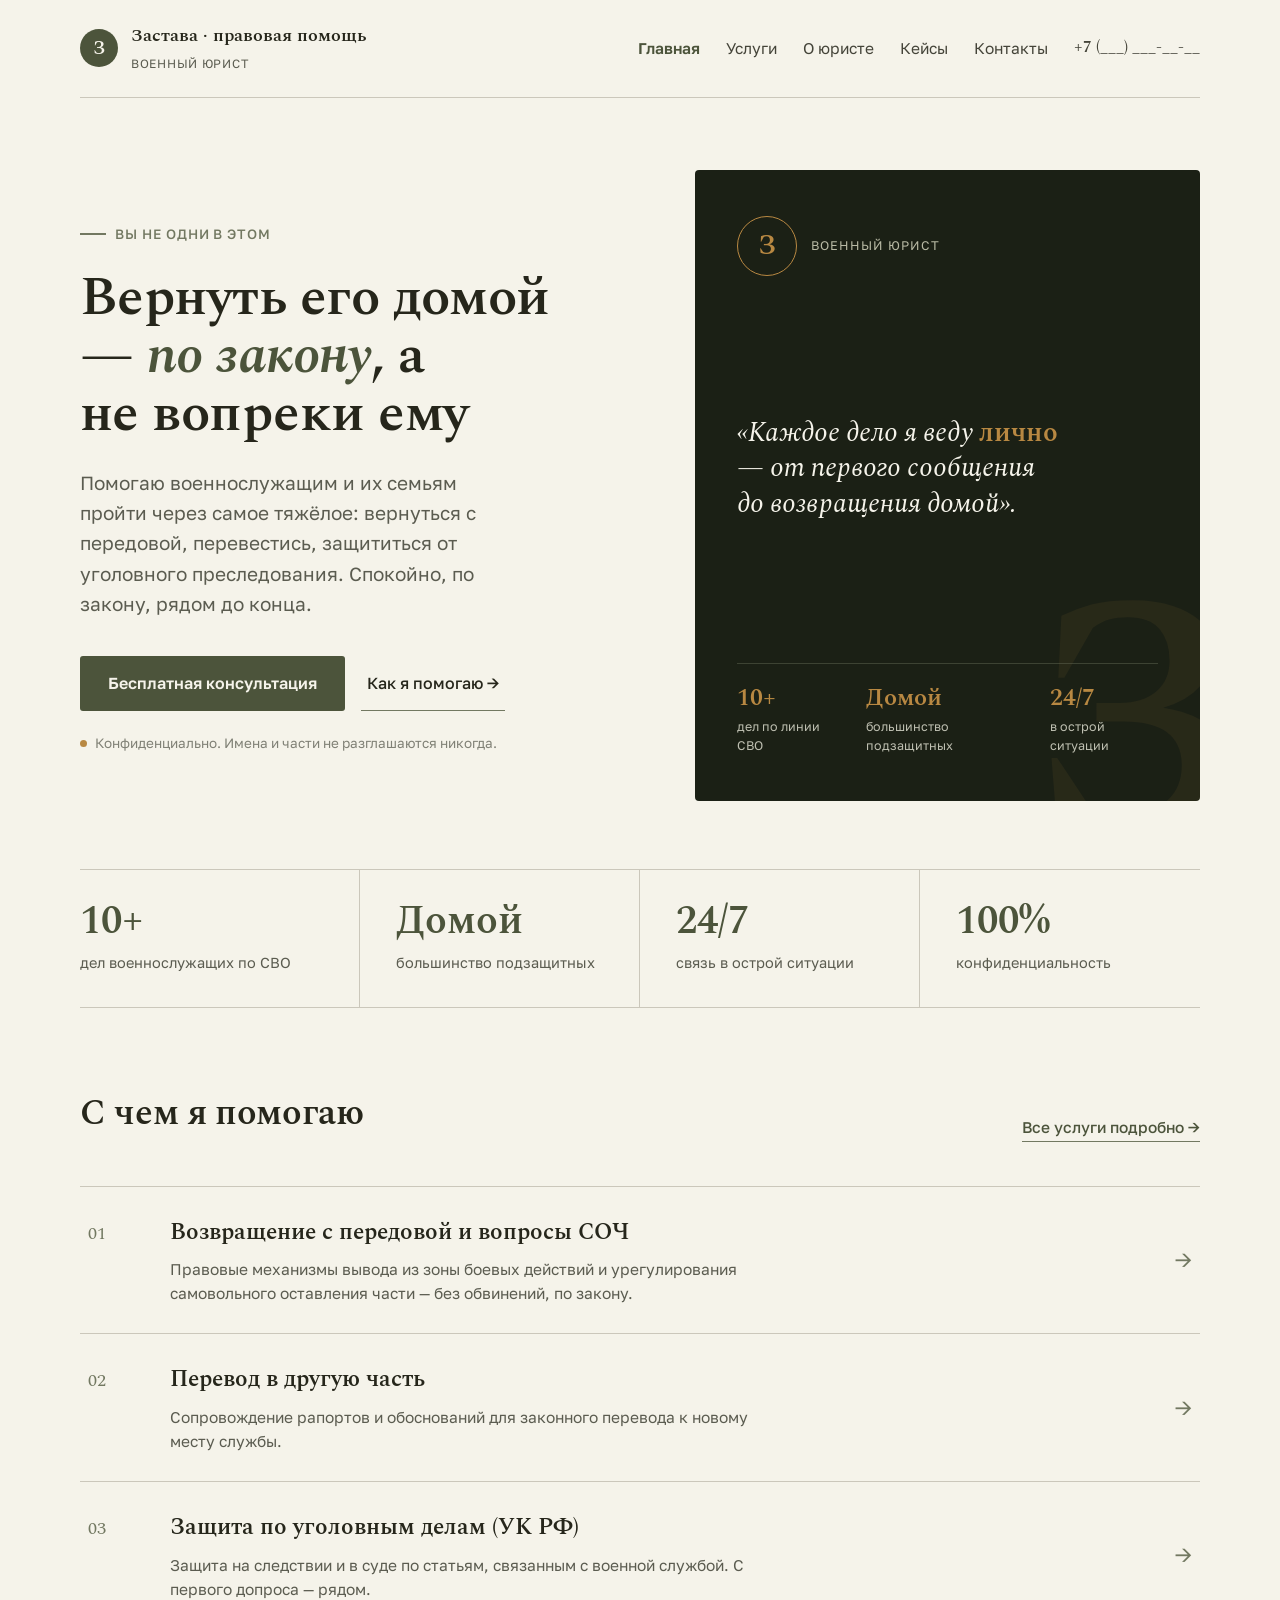
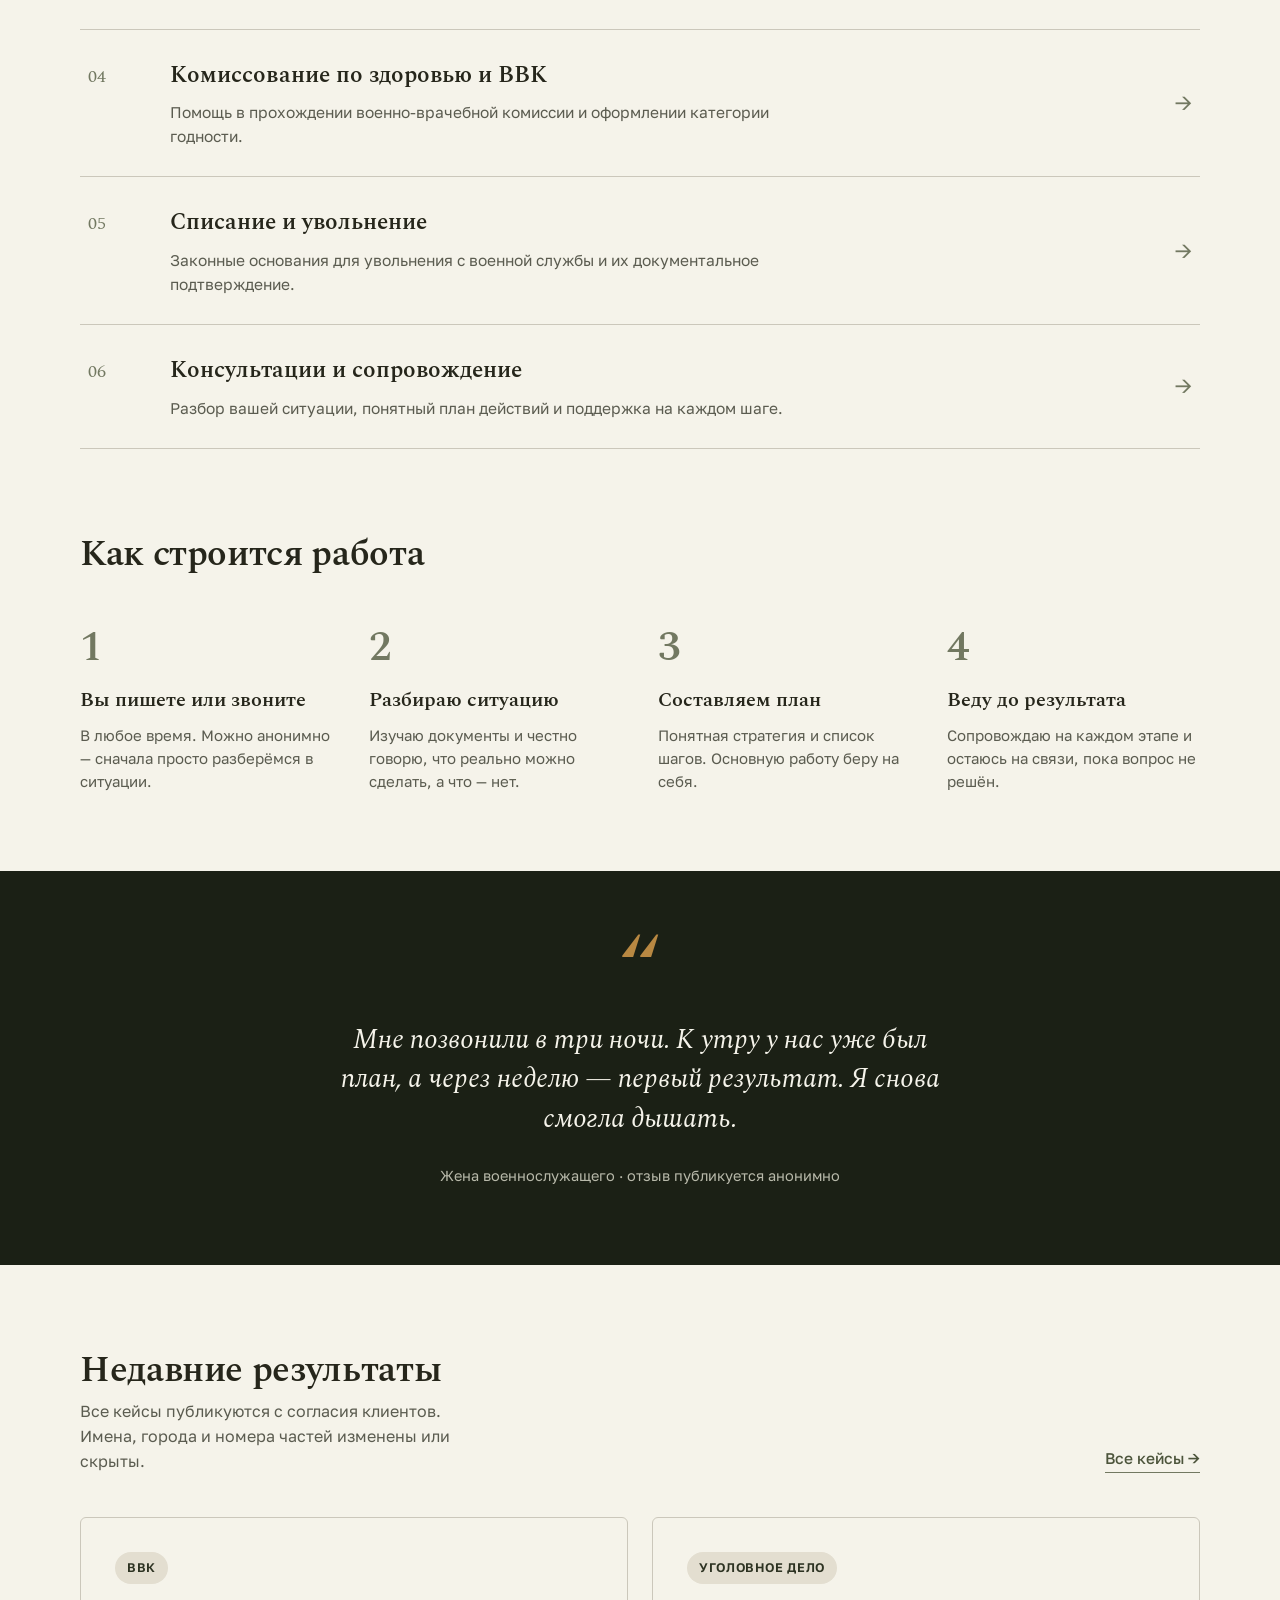
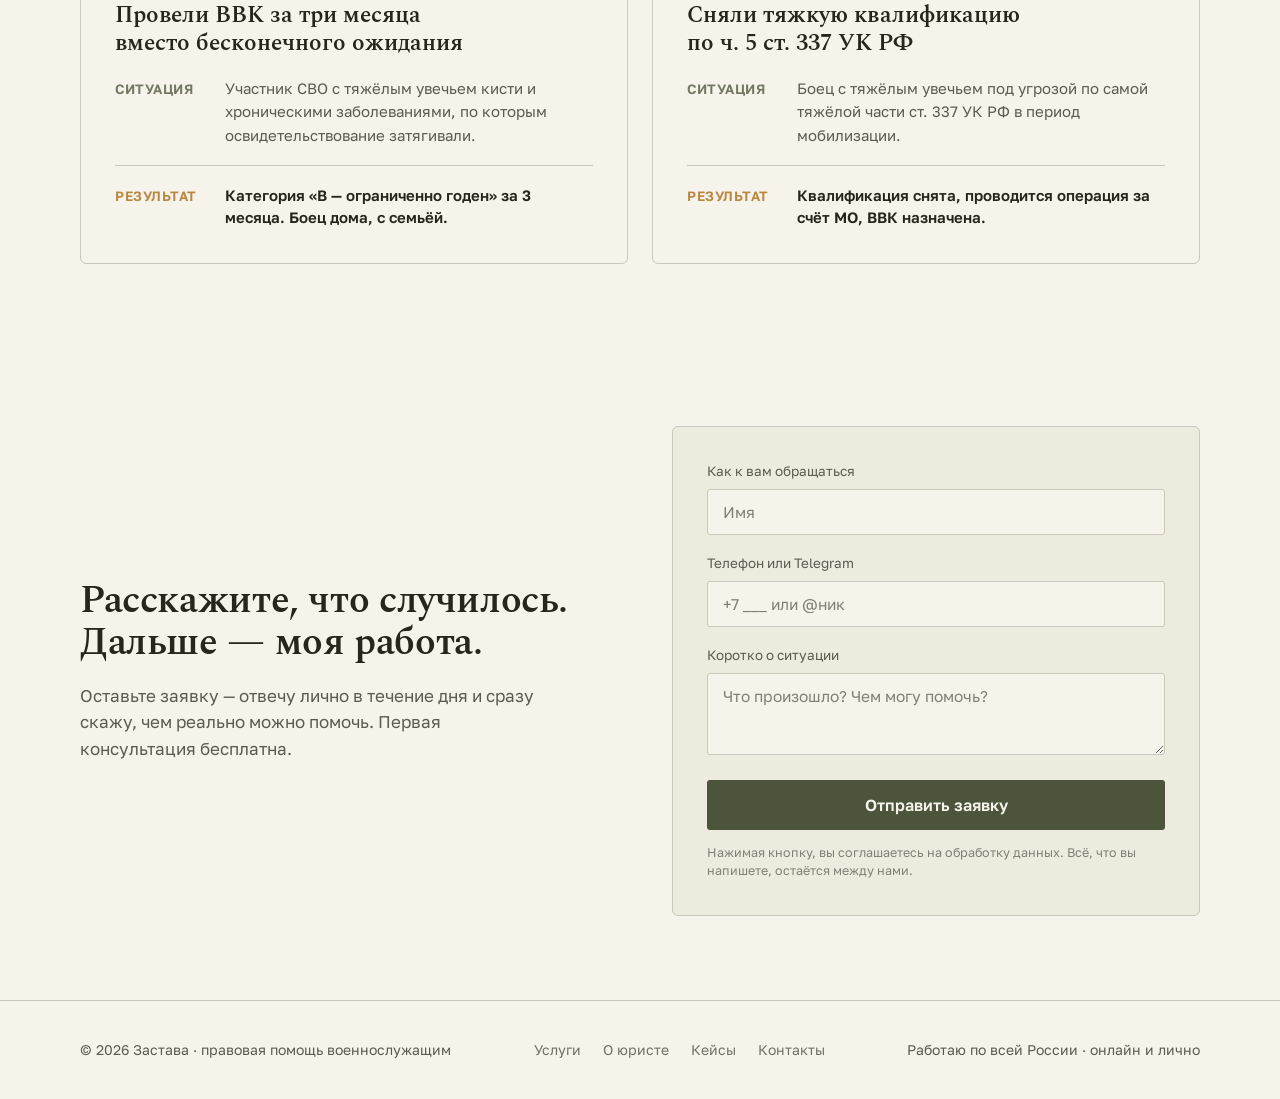
<file: index.html>
<!DOCTYPE html>
<html lang="ru">
<head>
<meta charset="utf-8" />
<meta name="viewport" content="width=device-width, initial-scale=1" />
<title>Застава · правовая помощь военнослужащим</title>
<link rel="preconnect" href="https://fonts.googleapis.com" />
<link rel="preconnect" href="https://fonts.gstatic.com" crossorigin />
<link href="https://fonts.googleapis.com/css2?family=Spectral:ital,wght@0,400;0,500;0,600;1,400;1,500;1,600&family=Golos+Text:wght@400;500;600&family=Spline+Sans+Mono:wght@400;500&display=swap" rel="stylesheet" />
<link rel="stylesheet" href="site.css" />
</head>
<body data-screen-label="Главная">

<header class="navbar">
  <div class="wrap">
    <nav class="nav">
      <a class="brand" href="index.html">
        <span class="mark">З</span>
        <span>
          <span class="bn">Застава · правовая помощь</span><br />
          <span class="bs">военный юрист</span>
        </span>
      </a>
      <button class="navtoggle" type="button" aria-label="Меню" aria-expanded="false"><span></span></button>
      <div class="navlinks">
        <a class="active" href="index.html">Главная</a>
        <a href="services.html">Услуги</a>
        <a href="about.html">О юристе</a>
        <a href="cases.html">Кейсы</a>
        <a href="contacts.html">Контакты</a>
        <a class="navphone" href="tel:+70000000000">+7 (___) ___-__-__</a>
      </div>
    </nav>
  </div>
</header>

<main>
  <div class="wrap">
    <section class="hero">
      <div>
        <span class="eyebrow">Вы не одни в этом</span>
        <h1 class="htitle">Вернуть его домой — <em>по закону</em>, а не вопреки ему</h1>
        <p class="hlead">Помогаю военнослужащим и их семьям пройти через самое тяжёлое: вернуться с передовой, перевестись, защититься от уголовного преследования. Спокойно, по закону, рядом до конца.</p>
        <div class="herocta">
          <a class="btn-primary" href="contacts.html">Бесплатная консультация</a>
          <a class="btn-ghost" href="#svc">Как я помогаю →</a>
        </div>
        <p class="heronote"><span class="dot"></span>Конфиденциально. Имена и части не разглашаются никогда.</p>
      </div>
      <div class="heroimg">
        <div class="herocard">
          <div class="hc-top">
            <span class="emblem">З</span>
            <span class="l">Военный юрист</span>
          </div>
          <p class="hc-quote">«Каждое дело я веду <b>лично</b> — от первого сообщения до возвращения домой».</p>
          <div class="hc-facts">
            <div class="f"><b>10+</b><span>дел по линии СВО</span></div>
            <div class="f"><b>Домой</b><span>большинство подзащитных</span></div>
            <div class="f"><b>24/7</b><span>в острой ситуации</span></div>
          </div>
        </div>
      </div>
    </section>
  </div>

  <div class="wrap">
    <div class="stats">
      <div class="stat"><b>10+</b><span>дел военнослужащих по СВО</span></div>
      <div class="stat"><b>Домой</b><span>большинство подзащитных</span></div>
      <div class="stat"><b>24/7</b><span>связь в острой ситуации</span></div>
      <div class="stat"><b>100%</b><span>конфиденциальность</span></div>
    </div>
  </div>

  <div class="wrap">
    <section class="sec" id="svc">
      <div class="sechead">
        <div>
          <h2>С чем я помогаю</h2>
        </div>
        <a class="morelink" href="services.html">Все услуги подробно →</a>
      </div>
      <div class="svc-list">
        <a class="svc" href="services.html#peredovaya">
          <span class="num">01</span>
          <span><h3>Возвращение с передовой и вопросы СОЧ</h3><p>Правовые механизмы вывода из зоны боевых действий и урегулирования самовольного оставления части — без обвинений, по закону.</p></span>
          <span class="arrow">→</span>
        </a>
        <a class="svc" href="services.html#perevod">
          <span class="num">02</span>
          <span><h3>Перевод в другую часть</h3><p>Сопровождение рапортов и обоснований для законного перевода к новому месту службы.</p></span>
          <span class="arrow">→</span>
        </a>
        <a class="svc" href="services.html#ugolovka">
          <span class="num">03</span>
          <span><h3>Защита по уголовным делам (УК РФ)</h3><p>Защита на следствии и в суде по статьям, связанным с военной службой. С первого допроса — рядом.</p></span>
          <span class="arrow">→</span>
        </a>
        <a class="svc" href="services.html#vvk">
          <span class="num">04</span>
          <span><h3>Комиссование по здоровью и ВВК</h3><p>Помощь в прохождении военно-врачебной комиссии и оформлении категории годности.</p></span>
          <span class="arrow">→</span>
        </a>
        <a class="svc" href="services.html#uvolnenie">
          <span class="num">05</span>
          <span><h3>Списание и увольнение</h3><p>Законные основания для увольнения с военной службы и их документальное подтверждение.</p></span>
          <span class="arrow">→</span>
        </a>
        <a class="svc" href="services.html#konsultacii">
          <span class="num">06</span>
          <span><h3>Консультации и сопровождение</h3><p>Разбор вашей ситуации, понятный план действий и поддержка на каждом шаге.</p></span>
          <span class="arrow">→</span>
        </a>
      </div>
    </section>
  </div>

  <div class="wrap">
    <section class="sec" style="padding-top: 0;">
      <div class="sechead">
        <div>
          <h2>Как строится работа</h2>
        </div>
      </div>
      <div class="steps">
        <div class="step">
          <div class="n">1</div>
          <h4>Вы пишете или звоните</h4>
          <p>В любое время. Можно анонимно — сначала просто разберёмся в ситуации.</p>
        </div>
        <div class="step">
          <div class="n">2</div>
          <h4>Разбираю ситуацию</h4>
          <p>Изучаю документы и честно говорю, что реально можно сделать, а что — нет.</p>
        </div>
        <div class="step">
          <div class="n">3</div>
          <h4>Составляем план</h4>
          <p>Понятная стратегия и список шагов. Основную работу беру на себя.</p>
        </div>
        <div class="step">
          <div class="n">4</div>
          <h4>Веду до результата</h4>
          <p>Сопровождаю на каждом этапе и остаюсь на связи, пока вопрос не решён.</p>
        </div>
      </div>
    </section>
  </div>

  <div class="band">
    <div class="wrap">
      <section class="quote solo">
        <div>
          <div class="qmark serif">“</div>
          <blockquote>Мне позвонили в три ночи. К утру у нас уже был план, а через неделю — первый результат. Я снова смогла дышать.</blockquote>
          <p class="qby">Жена военнослужащего · отзыв публикуется анонимно</p>
        </div>
      </section>
    </div>
  </div>

  <div class="wrap">
    <section class="sec">
      <div class="sechead">
        <div>
          <h2>Недавние результаты</h2>
          <p>Все кейсы публикуются с согласия клиентов. Имена, города и номера частей изменены или скрыты.</p>
        </div>
        <a class="morelink" href="cases.html">Все кейсы →</a>
      </div>
      <div class="cases">
        <div class="case">
          <span class="ctag">ВВК</span>
          <h3>Провели ВВК за три месяца вместо бесконечного ожидания</h3>
          <div class="crow"><span class="cl">Ситуация</span><span class="cv">Участник СВО с тяжёлым увечьем кисти и хроническими заболеваниями, по которым освидетельствование затягивали.</span></div>
          <div class="cres"><span class="cl">Результат</span><span class="cv">Категория «В — ограниченно годен» за 3 месяца. Боец дома, с семьёй.</span></div>
        </div>
        <div class="case">
          <span class="ctag">Уголовное дело</span>
          <h3>Сняли тяжкую квалификацию по ч. 5 ст. 337 УК РФ</h3>
          <div class="crow"><span class="cl">Ситуация</span><span class="cv">Боец с тяжёлым увечьем под угрозой по самой тяжёлой части ст. 337 УК РФ в период мобилизации.</span></div>
          <div class="cres"><span class="cl">Результат</span><span class="cv">Квалификация снята, проводится операция за счёт МО, ВВК назначена.</span></div>
        </div>
      </div>
    </section>
  </div>

  <div class="wrap">
    <section class="cta" id="form">
      <div>
        <h2>Расскажите, что случилось. Дальше — моя работа.</h2>
        <p class="ctext">Оставьте заявку — отвечу лично в течение дня и сразу скажу, чем реально можно помочь. Первая консультация бесплатна.</p>
      </div>
      <form class="form" onsubmit="event.preventDefault();this.querySelector('button').textContent='Заявка отправлена ✓';">
        <label for="f-name">Как к вам обращаться</label>
        <input class="field" id="f-name" placeholder="Имя" />
        <label for="f-contact">Телефон или Telegram</label>
        <input class="field" id="f-contact" placeholder="+7 ___ или @ник" />
        <label for="f-msg">Коротко о ситуации</label>
        <textarea class="field" id="f-msg" rows="3" placeholder="Что произошло? Чем могу помочь?"></textarea>
        <button class="btn-primary" type="submit">Отправить заявку</button>
        <p class="fnote">Нажимая кнопку, вы соглашаетесь на обработку данных. Всё, что вы напишете, остаётся между нами.</p>
      </form>
    </section>
  </div>
</main>

<footer class="foot">
  <div class="wrap">
    <div class="fin">
      <span>© 2026 Застава · правовая помощь военнослужащим</span>
      <span class="fnav">
        <a href="services.html">Услуги</a>
        <a href="about.html">О юристе</a>
        <a href="cases.html">Кейсы</a>
        <a href="contacts.html">Контакты</a>
      </span>
      <span>Работаю по всей России · онлайн и лично</span>
    </div>
  </div>
</footer>

<script src="site.js"></script>
</body>
</html>
</file>
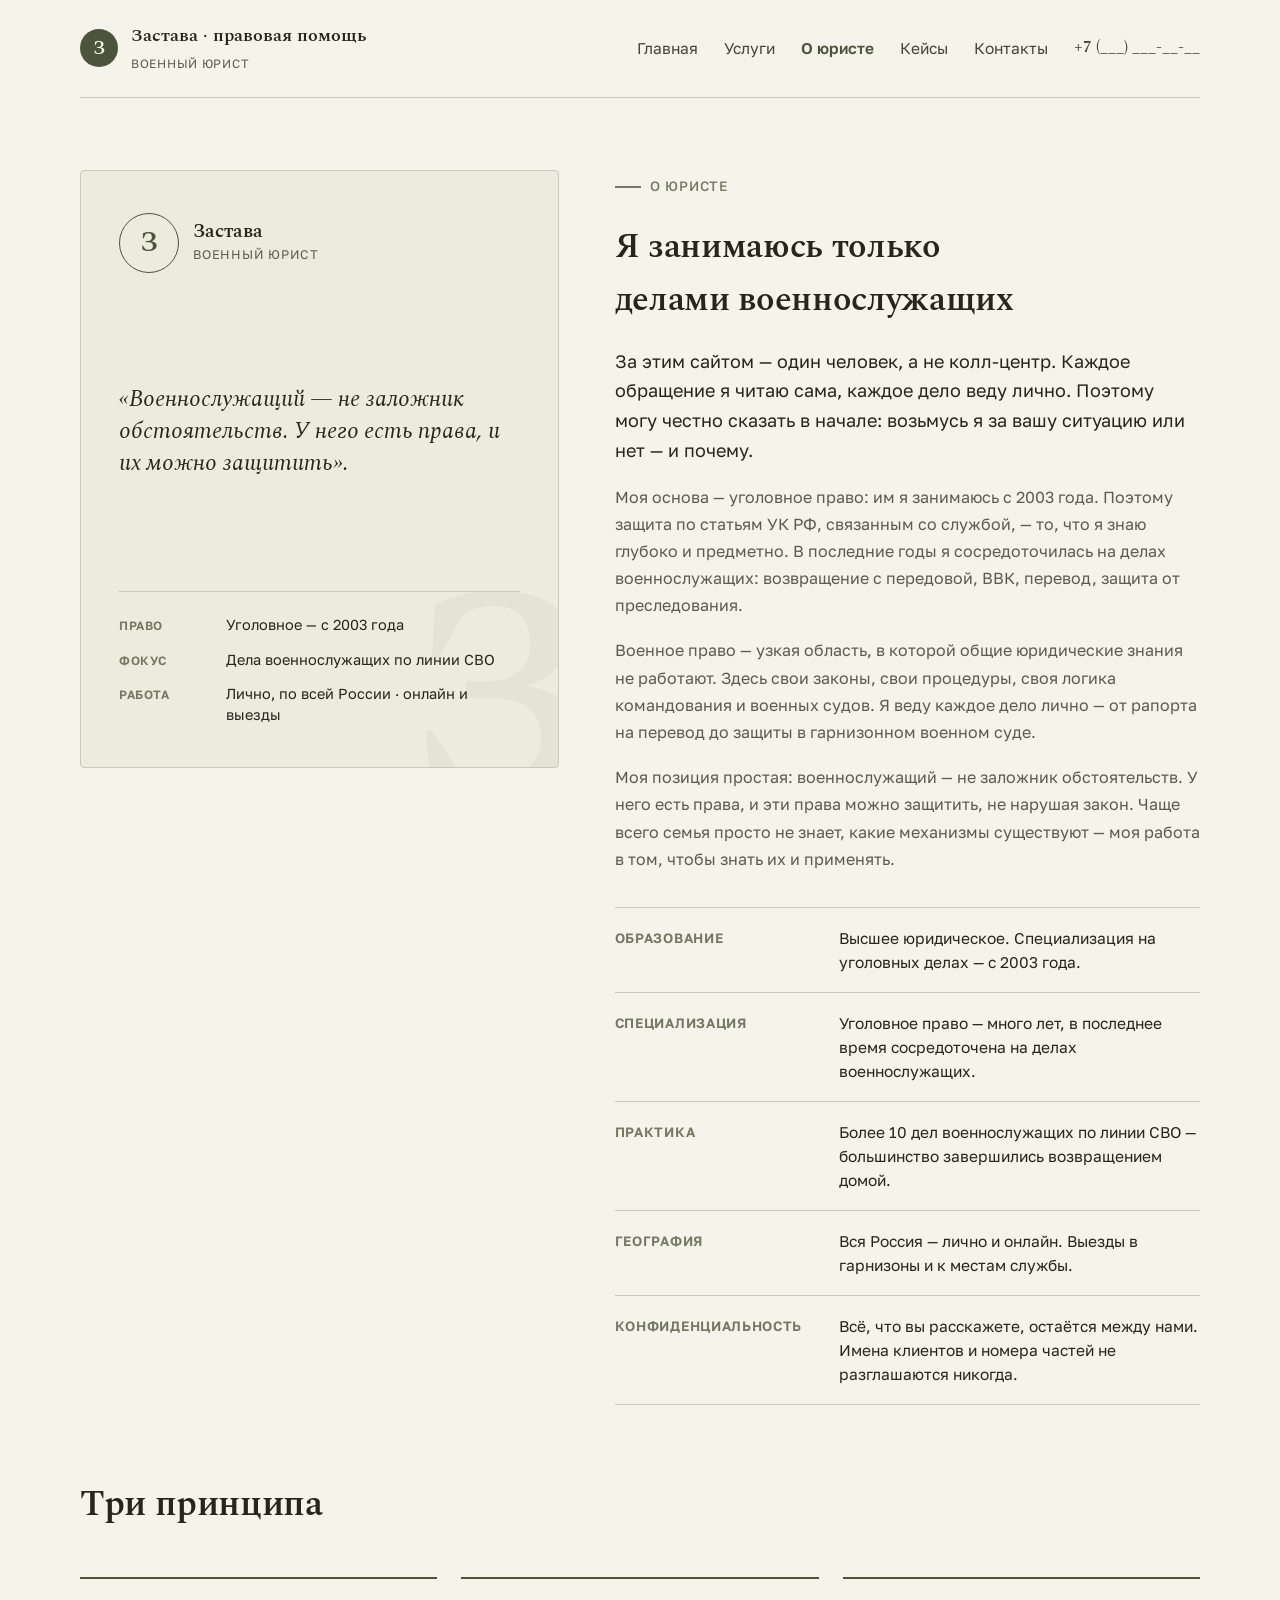
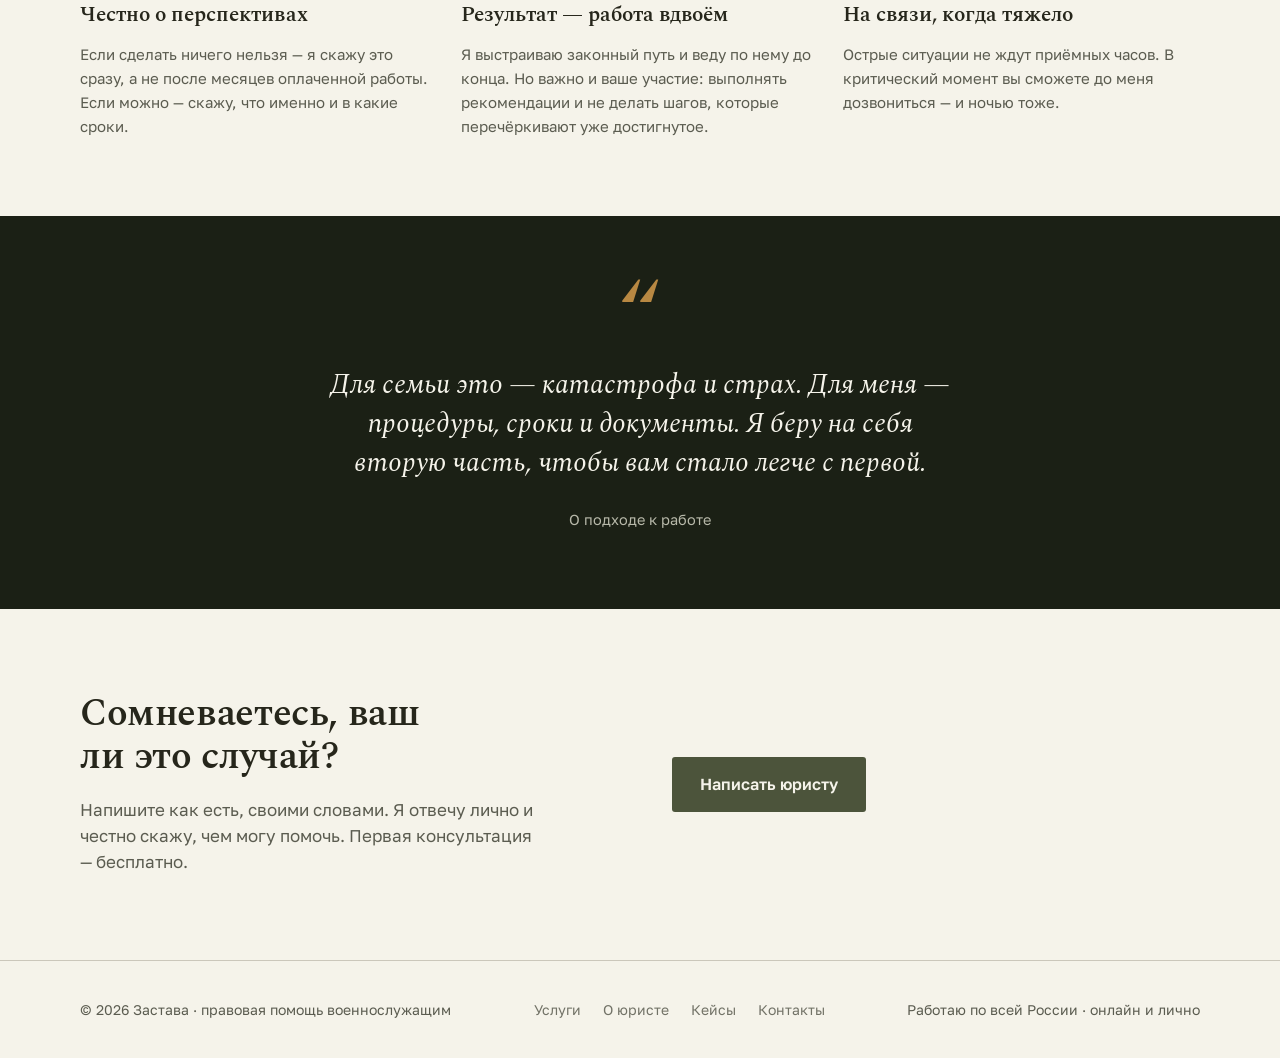
<file: about.html>
<!DOCTYPE html>
<html lang="ru">
<head>
<meta charset="utf-8" />
<meta name="viewport" content="width=device-width, initial-scale=1" />
<title>О юристе — Застава · правовая помощь военнослужащим</title>
<link rel="preconnect" href="https://fonts.googleapis.com" />
<link rel="preconnect" href="https://fonts.gstatic.com" crossorigin />
<link href="https://fonts.googleapis.com/css2?family=Spectral:ital,wght@0,400;0,500;0,600;1,400;1,500;1,600&family=Golos+Text:wght@400;500;600&family=Spline+Sans+Mono:wght@400;500&display=swap" rel="stylesheet" />
<link rel="stylesheet" href="site.css" />
</head>
<body data-screen-label="О юристе">

<header class="navbar">
  <div class="wrap">
    <nav class="nav">
      <a class="brand" href="index.html">
        <span class="mark">З</span>
        <span>
          <span class="bn">Застава · правовая помощь</span><br />
          <span class="bs">военный юрист</span>
        </span>
      </a>
      <button class="navtoggle" type="button" aria-label="Меню" aria-expanded="false"><span></span></button>
      <div class="navlinks">
        <a href="index.html">Главная</a>
        <a href="services.html">Услуги</a>
        <a class="active" href="about.html">О юристе</a>
        <a href="cases.html">Кейсы</a>
        <a href="contacts.html">Контакты</a>
        <a class="navphone" href="tel:+70000000000">+7 (___) ___-__-__</a>
      </div>
    </nav>
  </div>
</header>

<main>
  <div class="wrap">
    <section class="about">
      <div class="bizcard">
        <div class="bc-top">
          <span class="emblem">З</span>
          <span>
            <span class="bn">Застава</span>
            <span class="bs">военный юрист</span>
          </span>
        </div>
        <p class="bc-state">«Военнослужащий — не заложник обстоятельств. У него есть права, и их можно защитить».</p>
        <div class="bc-facts">
          <div class="bf"><span class="k">Право</span><span class="v">Уголовное — с 2003 года</span></div>
          <div class="bf"><span class="k">Фокус</span><span class="v">Дела военнослужащих по линии СВО</span></div>
          <div class="bf"><span class="k">Работа</span><span class="v">Лично, по всей России · онлайн и выезды</span></div>
        </div>
      </div>
      <div>
        <span class="eyebrow">О юристе</span>
        <h2>Я занимаюсь только делами военнослужащих</h2>
        <p class="alead">За этим сайтом — один человек, а не колл-центр. Каждое обращение я читаю сама, каждое дело веду лично. Поэтому могу честно сказать в начале: возьмусь я за вашу ситуацию или нет — и почему.</p>
        <p class="atext">Моя основа — уголовное право: им я занимаюсь с 2003 года. Поэтому защита по статьям УК РФ, связанным со службой, — то, что я знаю глубоко и предметно. В последние годы я сосредоточилась на делах военнослужащих: возвращение с передовой, ВВК, перевод, защита от преследования.</p>
        <p class="atext">Военное право — узкая область, в которой общие юридические знания не работают. Здесь свои законы, свои процедуры, своя логика командования и военных судов. Я веду каждое дело лично — от рапорта на перевод до защиты в гарнизонном военном суде.</p>
        <p class="atext">Моя позиция простая: военнослужащий — не заложник обстоятельств. У него есть права, и эти права можно защитить, не нарушая закон. Чаще всего семья просто не знает, какие механизмы существуют — моя работа в том, чтобы знать их и применять.</p>

        <div class="creds">
          <div class="cred"><span class="cl">Образование</span><span class="cv">Высшее юридическое. Специализация на уголовных делах — с 2003 года.</span></div>
          <div class="cred"><span class="cl">Специализация</span><span class="cv">Уголовное право — много лет, в последнее время сосредоточена на делах военнослужащих.</span></div>
          <div class="cred"><span class="cl">Практика</span><span class="cv">Более 10 дел военнослужащих по линии СВО — большинство завершились возвращением домой.</span></div>
          <div class="cred"><span class="cl">География</span><span class="cv">Вся Россия — лично и онлайн. Выезды в гарнизоны и к местам службы.</span></div>
          <div class="cred"><span class="cl">Конфиденциальность</span><span class="cv">Всё, что вы расскажете, остаётся между нами. Имена клиентов и номера частей не разглашаются никогда.</span></div>
        </div>
      </div>
    </section>
  </div>

  <div class="wrap">
    <section class="sec" style="padding-top: 0;">
      <div class="sechead">
        <div>
          <h2>Три принципа</h2>
        </div>
      </div>
      <div class="principles">
        <div class="principle">
          <h3>Честно о перспективах</h3>
          <p>Если сделать ничего нельзя — я скажу это сразу, а не после месяцев оплаченной работы. Если можно — скажу, что именно и в какие сроки.</p>
        </div>
        <div class="principle">
          <h3>Результат — работа вдвоём</h3>
          <p>Я выстраиваю законный путь и веду по нему до конца. Но важно и ваше участие: выполнять рекомендации и не делать шагов, которые перечёркивают уже достигнутое.</p>
        </div>
        <div class="principle">
          <h3>На связи, когда тяжело</h3>
          <p>Острые ситуации не ждут приёмных часов. В критический момент вы сможете до меня дозвониться — и ночью тоже.</p>
        </div>
      </div>
    </section>
  </div>

  <div class="band">
    <div class="wrap">
      <section class="quote solo">
        <div>
          <div class="qmark serif">“</div>
          <blockquote>Для семьи это — катастрофа и страх. Для меня — процедуры, сроки и документы. Я беру на себя вторую часть, чтобы вам стало легче с первой.</blockquote>
          <p class="qby">О подходе к работе</p>
        </div>
      </section>
    </div>
  </div>

  <div class="wrap">
    <section class="cta">
      <div>
        <h2>Сомневаетесь, ваш ли это случай?</h2>
        <p class="ctext">Напишите как есть, своими словами. Я отвечу лично и честно скажу, чем могу помочь. Первая консультация — бесплатно.</p>
      </div>
      <div>
        <a class="btn-primary" href="contacts.html">Написать юристу</a>
      </div>
    </section>
  </div>
</main>

<footer class="foot">
  <div class="wrap">
    <div class="fin">
      <span>© 2026 Застава · правовая помощь военнослужащим</span>
      <span class="fnav">
        <a href="services.html">Услуги</a>
        <a href="about.html">О юристе</a>
        <a href="cases.html">Кейсы</a>
        <a href="contacts.html">Контакты</a>
      </span>
      <span>Работаю по всей России · онлайн и лично</span>
    </div>
  </div>
</footer>

<script src="site.js"></script>
</body>
</html>
</file>
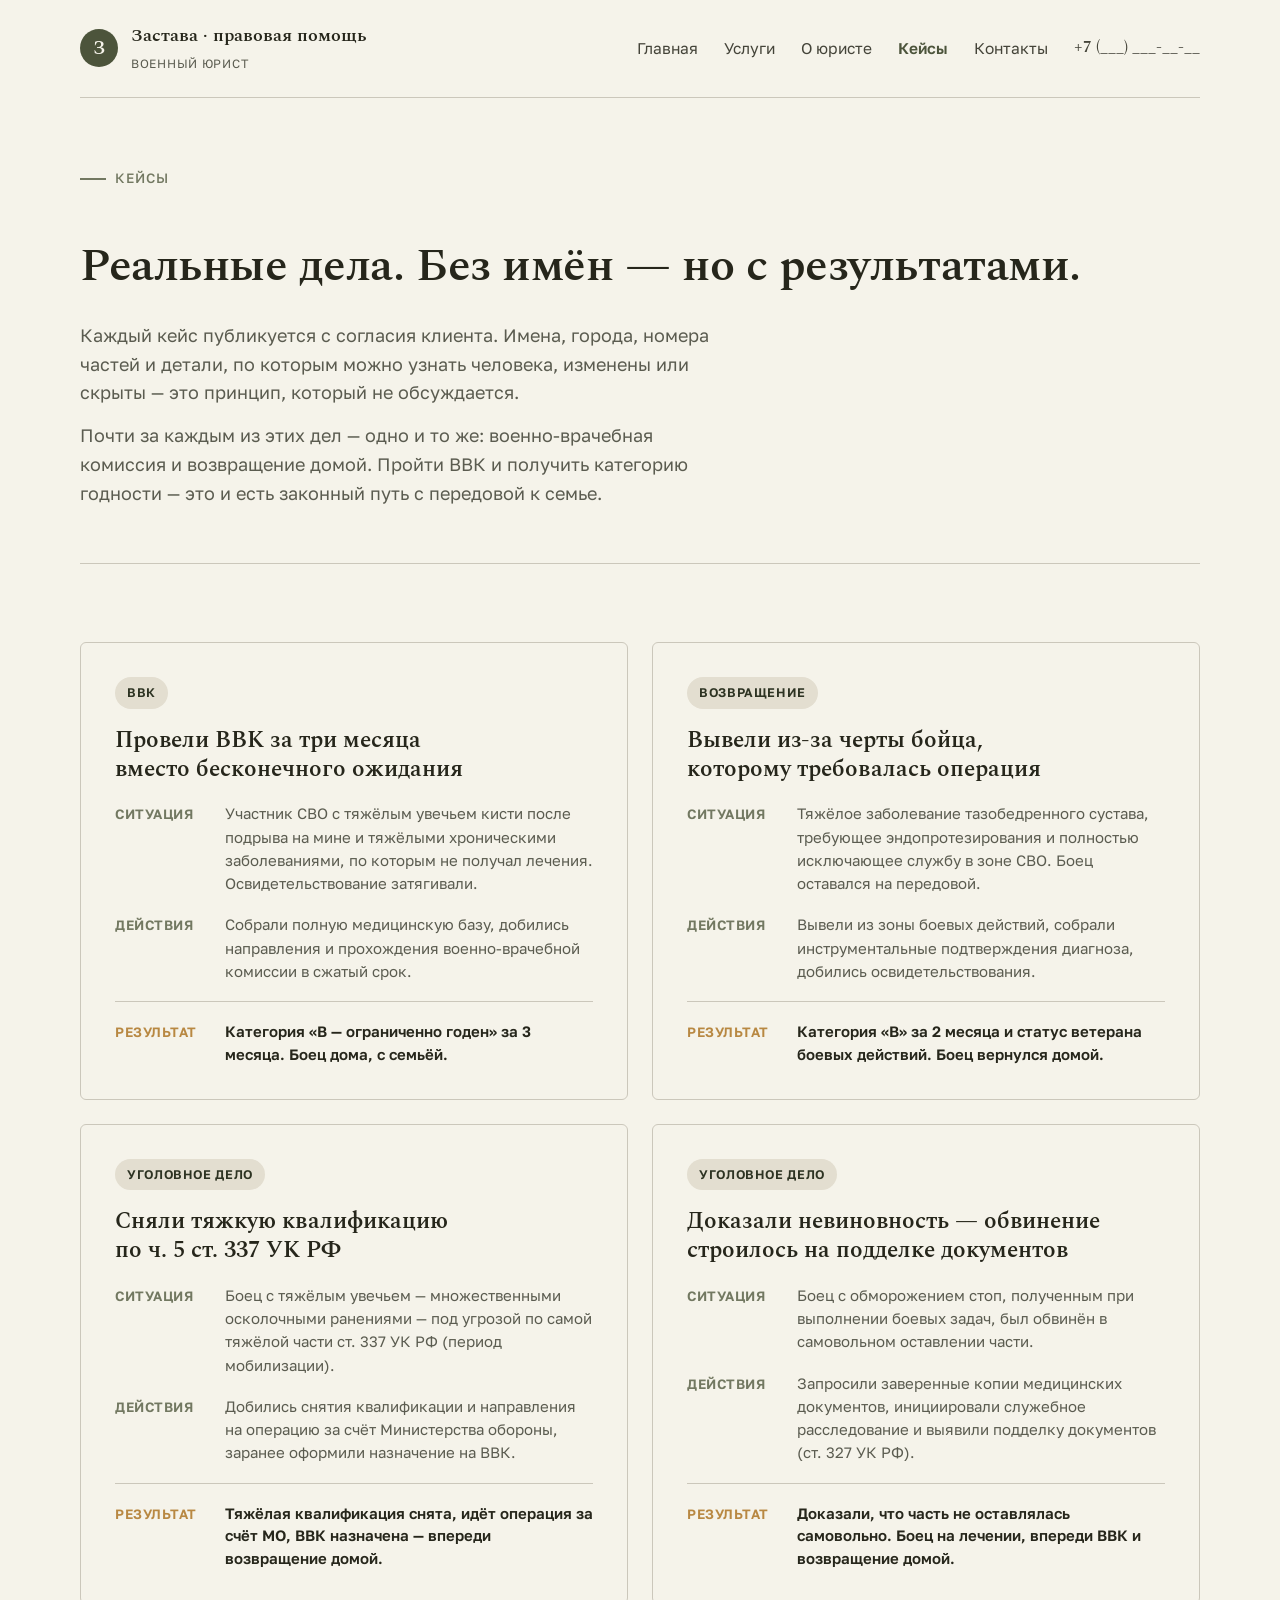
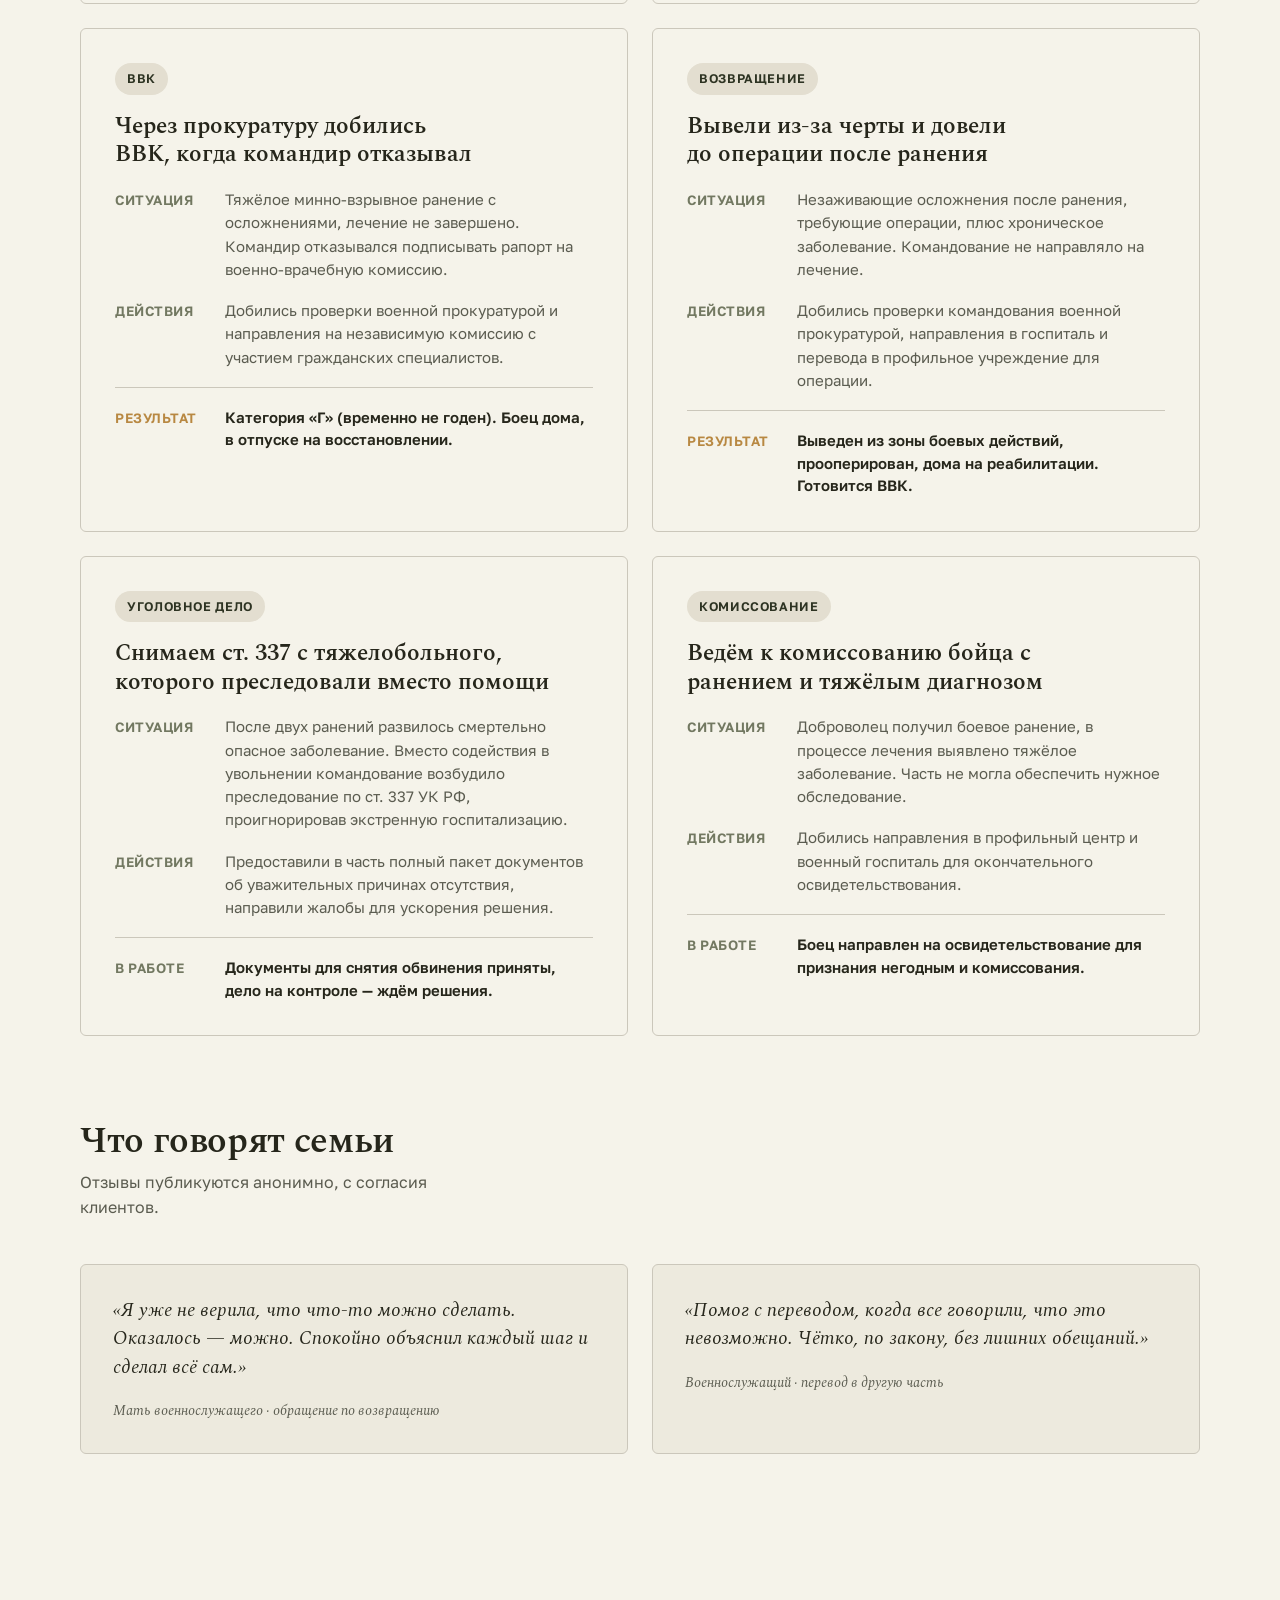
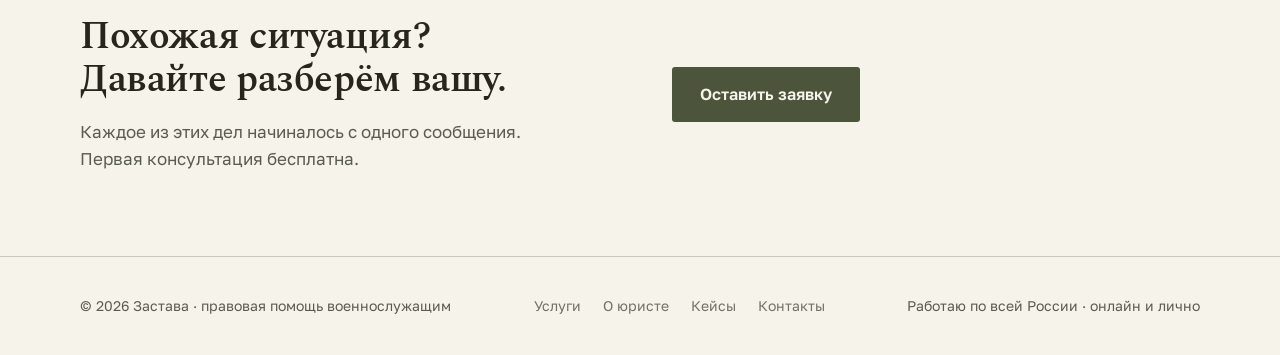
<file: cases.html>
<!DOCTYPE html>
<html lang="ru">
<head>
<meta charset="utf-8" />
<meta name="viewport" content="width=device-width, initial-scale=1" />
<title>Кейсы — Застава · правовая помощь военнослужащим</title>
<link rel="preconnect" href="https://fonts.googleapis.com" />
<link rel="preconnect" href="https://fonts.gstatic.com" crossorigin />
<link href="https://fonts.googleapis.com/css2?family=Spectral:ital,wght@0,400;0,500;0,600;1,400;1,500;1,600&family=Golos+Text:wght@400;500;600&family=Spline+Sans+Mono:wght@400;500&display=swap" rel="stylesheet" />
<link rel="stylesheet" href="site.css" />
</head>
<body data-screen-label="Кейсы">

<header class="navbar">
  <div class="wrap">
    <nav class="nav">
      <a class="brand" href="index.html">
        <span class="mark">З</span>
        <span>
          <span class="bn">Застава · правовая помощь</span><br />
          <span class="bs">военный юрист</span>
        </span>
      </a>
      <button class="navtoggle" type="button" aria-label="Меню" aria-expanded="false"><span></span></button>
      <div class="navlinks">
        <a href="index.html">Главная</a>
        <a href="services.html">Услуги</a>
        <a href="about.html">О юристе</a>
        <a class="active" href="cases.html">Кейсы</a>
        <a href="contacts.html">Контакты</a>
        <a class="navphone" href="tel:+70000000000">+7 (___) ___-__-__</a>
      </div>
    </nav>
  </div>
</header>

<main>
  <div class="wrap">
    <section class="pagehead">
      <span class="eyebrow">Кейсы</span>
      <h1>Реальные дела. Без имён — но с результатами.</h1>
      <p class="plead">Каждый кейс публикуется с согласия клиента. Имена, города, номера частей и детали, по которым можно узнать человека, изменены или скрыты — это принцип, который не обсуждается.</p>
      <p class="plead" style="margin-top: 14px;">Почти за каждым из этих дел — одно и то же: военно-врачебная комиссия и возвращение домой. Пройти ВВК и получить категорию годности — это и есть законный путь с передовой к семье.</p>
    </section>
  </div>

  <div class="wrap">
    <section class="sec">
      <div class="cases">
        <div class="case">
          <span class="ctag">ВВК</span>
          <h3>Провели ВВК за три месяца вместо бесконечного ожидания</h3>
          <div class="crow"><span class="cl">Ситуация</span><span class="cv">Участник СВО с тяжёлым увечьем кисти после подрыва на мине и тяжёлыми хроническими заболеваниями, по которым не получал лечения. Освидетельствование затягивали.</span></div>
          <div class="crow"><span class="cl">Действия</span><span class="cv">Собрали полную медицинскую базу, добились направления и прохождения военно-врачебной комиссии в сжатый срок.</span></div>
          <div class="cres"><span class="cl">Результат</span><span class="cv">Категория «В — ограниченно годен» за 3 месяца. Боец дома, с семьёй.</span></div>
        </div>

        <div class="case">
          <span class="ctag">Возвращение</span>
          <h3>Вывели из-за черты бойца, которому требовалась операция</h3>
          <div class="crow"><span class="cl">Ситуация</span><span class="cv">Тяжёлое заболевание тазобедренного сустава, требующее эндопротезирования и полностью исключающее службу в зоне СВО. Боец оставался на передовой.</span></div>
          <div class="crow"><span class="cl">Действия</span><span class="cv">Вывели из зоны боевых действий, собрали инструментальные подтверждения диагноза, добились освидетельствования.</span></div>
          <div class="cres"><span class="cl">Результат</span><span class="cv">Категория «В» за 2 месяца и статус ветерана боевых действий. Боец вернулся домой.</span></div>
        </div>

        <div class="case">
          <span class="ctag">Уголовное дело</span>
          <h3>Сняли тяжкую квалификацию по ч. 5 ст. 337 УК РФ</h3>
          <div class="crow"><span class="cl">Ситуация</span><span class="cv">Боец с тяжёлым увечьем — множественными осколочными ранениями — под угрозой по самой тяжёлой части ст. 337 УК РФ (период мобилизации).</span></div>
          <div class="crow"><span class="cl">Действия</span><span class="cv">Добились снятия квалификации и направления на операцию за счёт Министерства обороны, заранее оформили назначение на ВВК.</span></div>
          <div class="cres"><span class="cl">Результат</span><span class="cv">Тяжёлая квалификация снята, идёт операция за счёт МО, ВВК назначена — впереди возвращение домой.</span></div>
        </div>

        <div class="case">
          <span class="ctag">Уголовное дело</span>
          <h3>Доказали невиновность — обвинение строилось на подделке документов</h3>
          <div class="crow"><span class="cl">Ситуация</span><span class="cv">Боец с обморожением стоп, полученным при выполнении боевых задач, был обвинён в самовольном оставлении части.</span></div>
          <div class="crow"><span class="cl">Действия</span><span class="cv">Запросили заверенные копии медицинских документов, инициировали служебное расследование и выявили подделку документов (ст. 327 УК РФ).</span></div>
          <div class="cres"><span class="cl">Результат</span><span class="cv">Доказали, что часть не оставлялась самовольно. Боец на лечении, впереди ВВК и возвращение домой.</span></div>
        </div>

        <div class="case">
          <span class="ctag">ВВК</span>
          <h3>Через прокуратуру добились ВВК, когда командир отказывал</h3>
          <div class="crow"><span class="cl">Ситуация</span><span class="cv">Тяжёлое минно-взрывное ранение с осложнениями, лечение не завершено. Командир отказывался подписывать рапорт на военно-врачебную комиссию.</span></div>
          <div class="crow"><span class="cl">Действия</span><span class="cv">Добились проверки военной прокуратурой и направления на независимую комиссию с участием гражданских специалистов.</span></div>
          <div class="cres"><span class="cl">Результат</span><span class="cv">Категория «Г» (временно не годен). Боец дома, в отпуске на восстановлении.</span></div>
        </div>

        <div class="case">
          <span class="ctag">Возвращение</span>
          <h3>Вывели из-за черты и довели до операции после ранения</h3>
          <div class="crow"><span class="cl">Ситуация</span><span class="cv">Незаживающие осложнения после ранения, требующие операции, плюс хроническое заболевание. Командование не направляло на лечение.</span></div>
          <div class="crow"><span class="cl">Действия</span><span class="cv">Добились проверки командования военной прокуратурой, направления в госпиталь и перевода в профильное учреждение для операции.</span></div>
          <div class="cres"><span class="cl">Результат</span><span class="cv">Выведен из зоны боевых действий, прооперирован, дома на реабилитации. Готовится ВВК.</span></div>
        </div>

        <div class="case">
          <span class="ctag">Уголовное дело</span>
          <h3>Снимаем ст. 337 с тяжелобольного, которого преследовали вместо помощи</h3>
          <div class="crow"><span class="cl">Ситуация</span><span class="cv">После двух ранений развилось смертельно опасное заболевание. Вместо содействия в увольнении командование возбудило преследование по ст. 337 УК РФ, проигнорировав экстренную госпитализацию.</span></div>
          <div class="crow"><span class="cl">Действия</span><span class="cv">Предоставили в часть полный пакет документов об уважительных причинах отсутствия, направили жалобы для ускорения решения.</span></div>
          <div class="cres ongoing"><span class="cl">В работе</span><span class="cv">Документы для снятия обвинения приняты, дело на контроле — ждём решения.</span></div>
        </div>

        <div class="case">
          <span class="ctag">Комиссование</span>
          <h3>Ведём к комиссованию бойца с ранением и тяжёлым диагнозом</h3>
          <div class="crow"><span class="cl">Ситуация</span><span class="cv">Доброволец получил боевое ранение, в процессе лечения выявлено тяжёлое заболевание. Часть не могла обеспечить нужное обследование.</span></div>
          <div class="crow"><span class="cl">Действия</span><span class="cv">Добились направления в профильный центр и военный госпиталь для окончательного освидетельствования.</span></div>
          <div class="cres ongoing"><span class="cl">В работе</span><span class="cv">Боец направлен на освидетельствование для признания негодным и комиссования.</span></div>
        </div>
      </div>
    </section>
  </div>

  <div class="wrap">
    <section class="sec" style="padding-top: 0;">
      <div class="sechead">
        <div>
          <h2>Что говорят семьи</h2>
          <p>Отзывы публикуются анонимно, с согласия клиентов.</p>
        </div>
      </div>
      <div class="reviews">
        <div class="review">
          <p>«Я уже не верила, что что-то можно сделать. Оказалось — можно. Спокойно объяснил каждый шаг и сделал всё сам.»</p>
          <p class="rby">Мать военнослужащего · обращение по возвращению</p>
        </div>
        <div class="review">
          <p>«Помог с переводом, когда все говорили, что это невозможно. Чётко, по закону, без лишних обещаний.»</p>
          <p class="rby">Военнослужащий · перевод в другую часть</p>
        </div>
      </div>
    </section>
  </div>

  <div class="wrap">
    <section class="cta">
      <div>
        <h2>Похожая ситуация? Давайте разберём вашу.</h2>
        <p class="ctext">Каждое из этих дел начиналось с одного сообщения. Первая консультация бесплатна.</p>
      </div>
      <div>
        <a class="btn-primary" href="contacts.html">Оставить заявку</a>
      </div>
    </section>
  </div>
</main>

<footer class="foot">
  <div class="wrap">
    <div class="fin">
      <span>© 2026 Застава · правовая помощь военнослужащим</span>
      <span class="fnav">
        <a href="services.html">Услуги</a>
        <a href="about.html">О юристе</a>
        <a href="cases.html">Кейсы</a>
        <a href="contacts.html">Контакты</a>
      </span>
      <span>Работаю по всей России · онлайн и лично</span>
    </div>
  </div>
</footer>

<script src="site.js"></script>
</body>
</html>
</file>
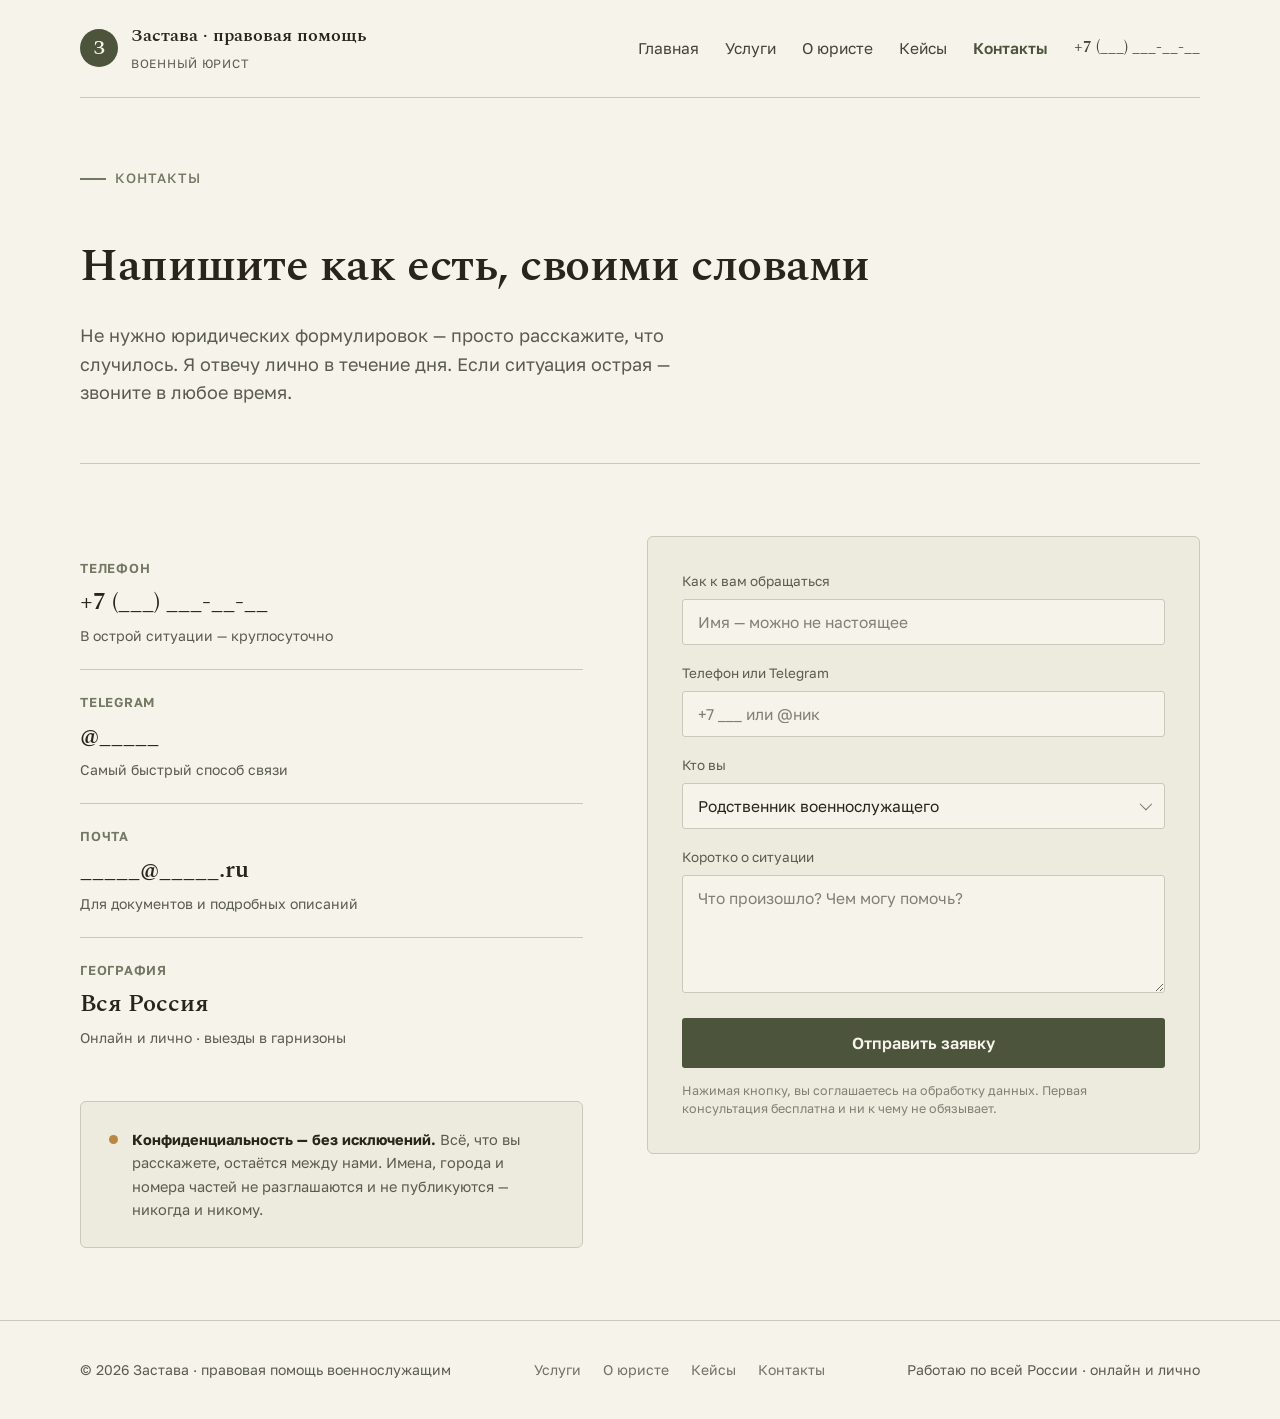
<file: contacts.html>
<!DOCTYPE html>
<html lang="ru">
<head>
<meta charset="utf-8" />
<meta name="viewport" content="width=device-width, initial-scale=1" />
<title>Контакты — Застава · правовая помощь военнослужащим</title>
<link rel="preconnect" href="https://fonts.googleapis.com" />
<link rel="preconnect" href="https://fonts.gstatic.com" crossorigin />
<link href="https://fonts.googleapis.com/css2?family=Spectral:ital,wght@0,400;0,500;0,600;1,400;1,500;1,600&family=Golos+Text:wght@400;500;600&family=Spline+Sans+Mono:wght@400;500&display=swap" rel="stylesheet" />
<link rel="stylesheet" href="site.css" />
</head>
<body data-screen-label="Контакты">

<header class="navbar">
  <div class="wrap">
    <nav class="nav">
      <a class="brand" href="index.html">
        <span class="mark">З</span>
        <span>
          <span class="bn">Застава · правовая помощь</span><br />
          <span class="bs">военный юрист</span>
        </span>
      </a>
      <button class="navtoggle" type="button" aria-label="Меню" aria-expanded="false"><span></span></button>
      <div class="navlinks">
        <a href="index.html">Главная</a>
        <a href="services.html">Услуги</a>
        <a href="about.html">О юристе</a>
        <a href="cases.html">Кейсы</a>
        <a class="active" href="contacts.html">Контакты</a>
        <a class="navphone" href="tel:+70000000000">+7 (___) ___-__-__</a>
      </div>
    </nav>
  </div>
</header>

<main>
  <div class="wrap">
    <section class="pagehead">
      <span class="eyebrow">Контакты</span>
      <h1>Напишите как есть, своими словами</h1>
      <p class="plead">Не нужно юридических формулировок — просто расскажите, что случилось. Я отвечу лично в течение дня. Если ситуация острая — звоните в любое время.</p>
    </section>
  </div>

  <div class="wrap">
    <section class="contact-grid">
      <div>
        <div class="clist">
          <div class="citem">
            <div class="cl">Телефон</div>
            <div class="cv"><a href="tel:+70000000000">+7 (___) ___-__-__</a></div>
            <div class="cn">В острой ситуации — круглосуточно</div>
          </div>
          <div class="citem">
            <div class="cl">Telegram</div>
            <div class="cv"><a href="#">@_____</a></div>
            <div class="cn">Самый быстрый способ связи</div>
          </div>
          <div class="citem">
            <div class="cl">Почта</div>
            <div class="cv"><a href="mailto:">_____@_____.ru</a></div>
            <div class="cn">Для документов и подробных описаний</div>
          </div>
          <div class="citem" style="border-bottom: none;">
            <div class="cl">География</div>
            <div class="cv">Вся Россия</div>
            <div class="cn">Онлайн и лично · выезды в гарнизоны</div>
          </div>
        </div>
        <div class="confban">
          <span class="dot"></span>
          <p><b>Конфиденциальность — без исключений.</b> Всё, что вы расскажете, остаётся между нами. Имена, города и номера частей не разглашаются и не публикуются — никогда и никому.</p>
        </div>
      </div>

      <form class="form" onsubmit="event.preventDefault();this.querySelector('button[type=submit]').textContent='Заявка отправлена ✓';">
        <label for="f-name">Как к вам обращаться</label>
        <input class="field" id="f-name" placeholder="Имя — можно не настоящее" />
        <label for="f-contact">Телефон или Telegram</label>
        <input class="field" id="f-contact" placeholder="+7 ___ или @ник" />
        <label id="f-who-label">Кто вы</label>
        <div class="cselect" data-cselect>
          <button type="button" class="cselect-btn" aria-haspopup="listbox" aria-expanded="false" aria-labelledby="f-who-label">
            <span class="cselect-value">Родственник военнослужащего</span>
            <span class="cselect-caret" aria-hidden="true"></span>
          </button>
          <ul class="cselect-list" role="listbox" tabindex="-1" aria-labelledby="f-who-label">
            <li class="cselect-opt is-selected" role="option" aria-selected="true" data-value="Родственник военнослужащего">Родственник военнослужащего</li>
            <li class="cselect-opt" role="option" aria-selected="false" data-value="Военнослужащий">Военнослужащий</li>
            <li class="cselect-opt" role="option" aria-selected="false" data-value="Другое">Другое</li>
          </ul>
          <input type="hidden" id="f-who" value="Родственник военнослужащего" />
        </div>
        <label for="f-msg">Коротко о ситуации</label>
        <textarea class="field" id="f-msg" rows="5" placeholder="Что произошло? Чем могу помочь?"></textarea>
        <button class="btn-primary" type="submit">Отправить заявку</button>
        <p class="fnote">Нажимая кнопку, вы соглашаетесь на обработку данных. Первая консультация бесплатна и ни к чему не обязывает.</p>
      </form>
    </section>
  </div>
</main>

<script>
(function(){
  document.querySelectorAll('[data-cselect]').forEach(function(root){
    var btn = root.querySelector('.cselect-btn');
    var valueEl = root.querySelector('.cselect-value');
    var list = root.querySelector('.cselect-list');
    var hidden = root.querySelector('input[type=hidden]');
    var opts = Array.prototype.slice.call(root.querySelectorAll('.cselect-opt'));

    function open(){
      root.classList.add('is-open');
      btn.setAttribute('aria-expanded','true');
      var sel = root.querySelector('.cselect-opt.is-selected') || opts[0];
      if(sel) sel.focus();
    }
    function close(){
      root.classList.remove('is-open');
      btn.setAttribute('aria-expanded','false');
    }
    function choose(opt){
      opts.forEach(function(o){ o.classList.remove('is-selected'); o.setAttribute('aria-selected','false'); });
      opt.classList.add('is-selected');
      opt.setAttribute('aria-selected','true');
      valueEl.textContent = opt.dataset.value;
      hidden.value = opt.dataset.value;
      close();
      btn.focus();
    }

    btn.addEventListener('click', function(){
      root.classList.contains('is-open') ? close() : open();
    });
    opts.forEach(function(opt, i){
      opt.setAttribute('tabindex','-1');
      opt.addEventListener('click', function(){ choose(opt); });
      opt.addEventListener('keydown', function(e){
        if(e.key==='Enter' || e.key===' '){ e.preventDefault(); choose(opt); }
        else if(e.key==='ArrowDown'){ e.preventDefault(); (opts[i+1]||opts[0]).focus(); }
        else if(e.key==='ArrowUp'){ e.preventDefault(); (opts[i-1]||opts[opts.length-1]).focus(); }
        else if(e.key==='Escape'){ e.preventDefault(); close(); btn.focus(); }
      });
    });
    btn.addEventListener('keydown', function(e){
      if(e.key==='ArrowDown' || e.key==='Enter' || e.key===' '){ e.preventDefault(); open(); }
    });
    document.addEventListener('click', function(e){
      if(!root.contains(e.target)) close();
    });
  });
})();
</script>

<footer class="foot">
  <div class="wrap">
    <div class="fin">
      <span>© 2026 Застава · правовая помощь военнослужащим</span>
      <span class="fnav">
        <a href="services.html">Услуги</a>
        <a href="about.html">О юристе</a>
        <a href="cases.html">Кейсы</a>
        <a href="contacts.html">Контакты</a>
      </span>
      <span>Работаю по всей России · онлайн и лично</span>
    </div>
  </div>
</footer>

<script src="site.js"></script>
</body>
</html>
</file>
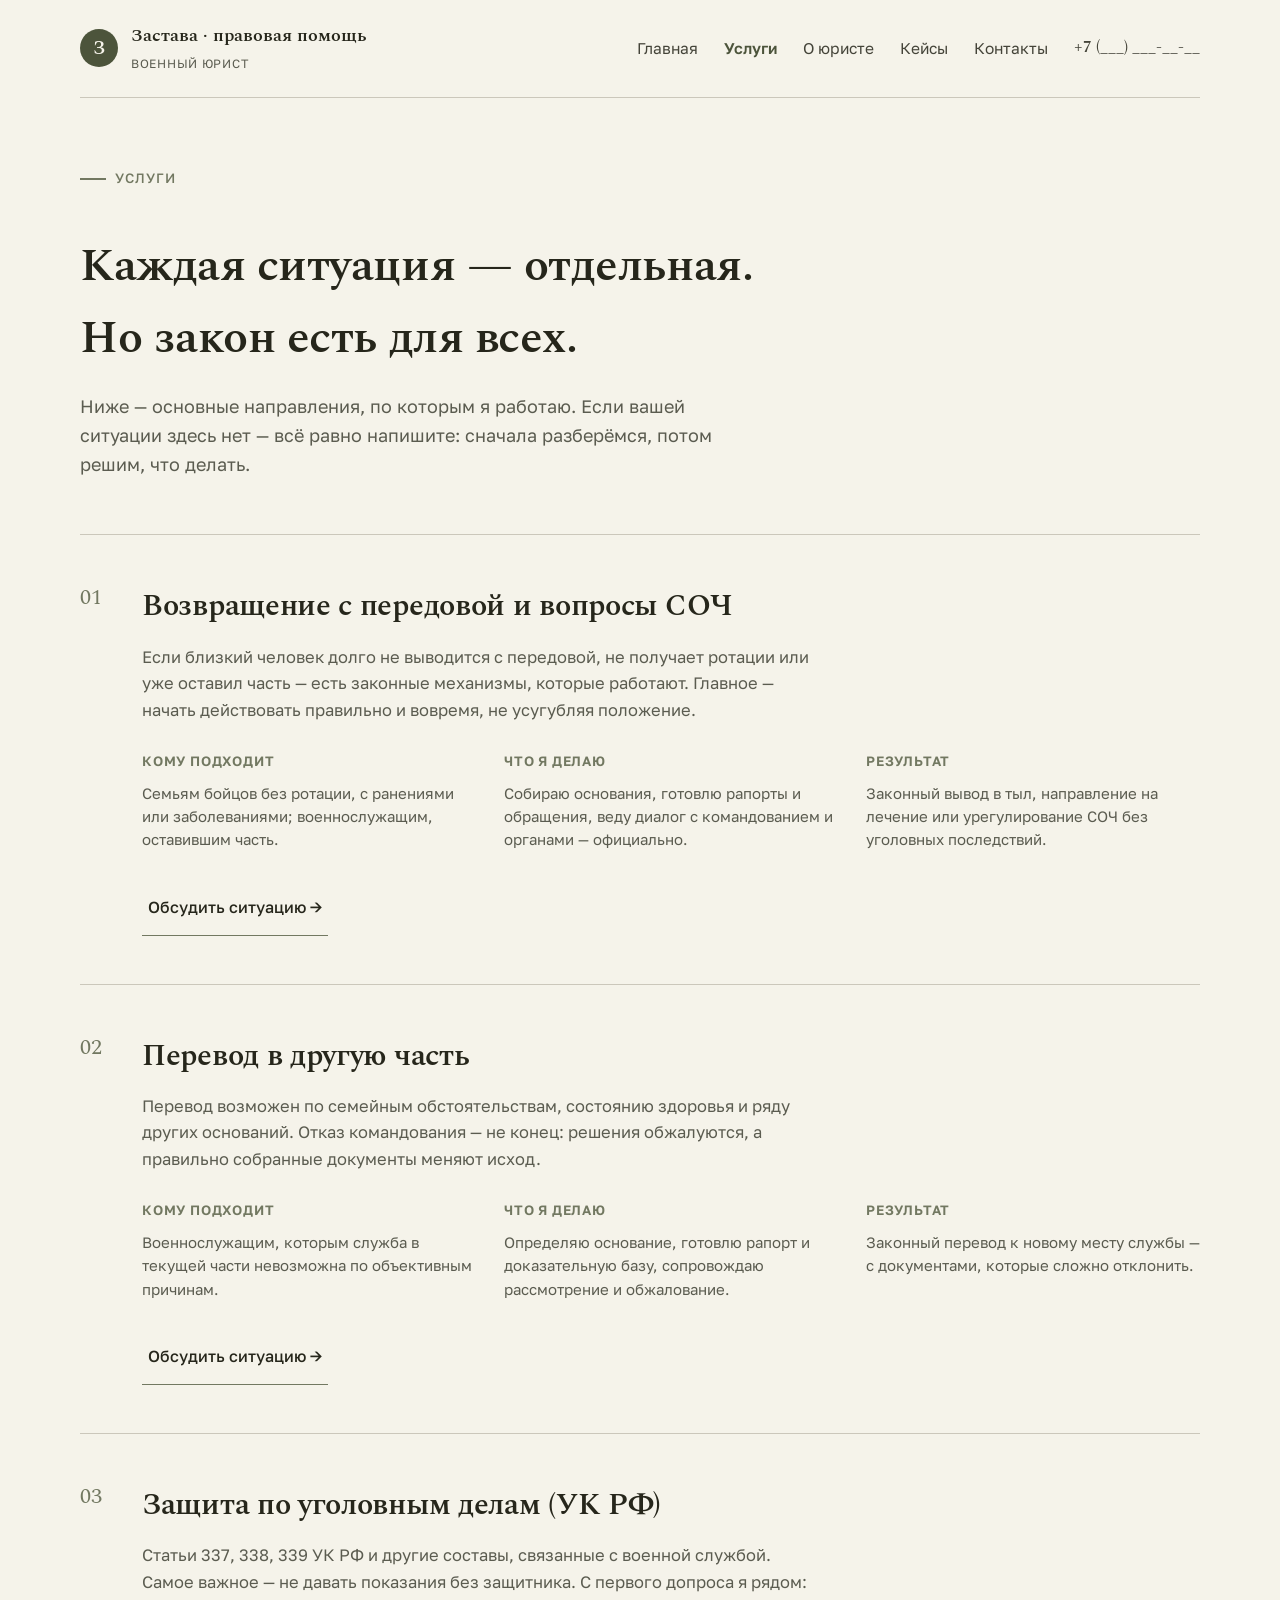
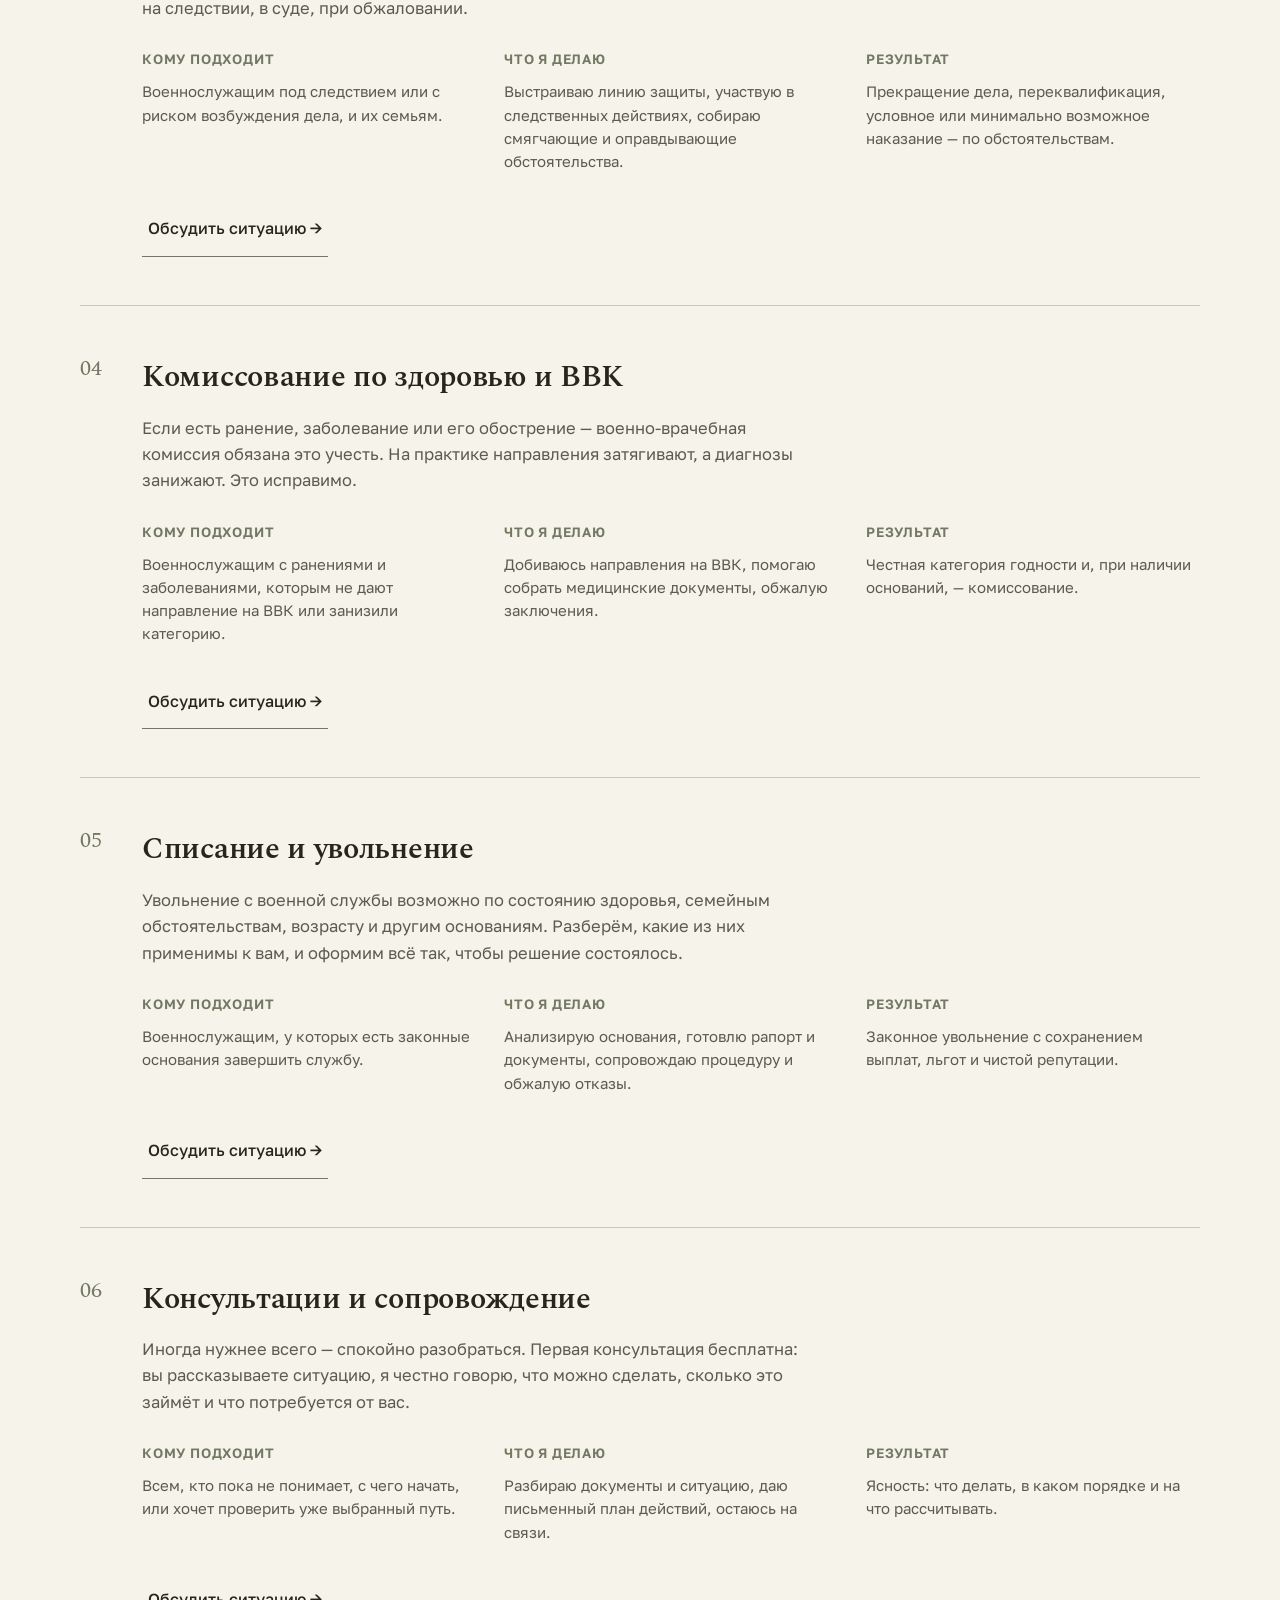
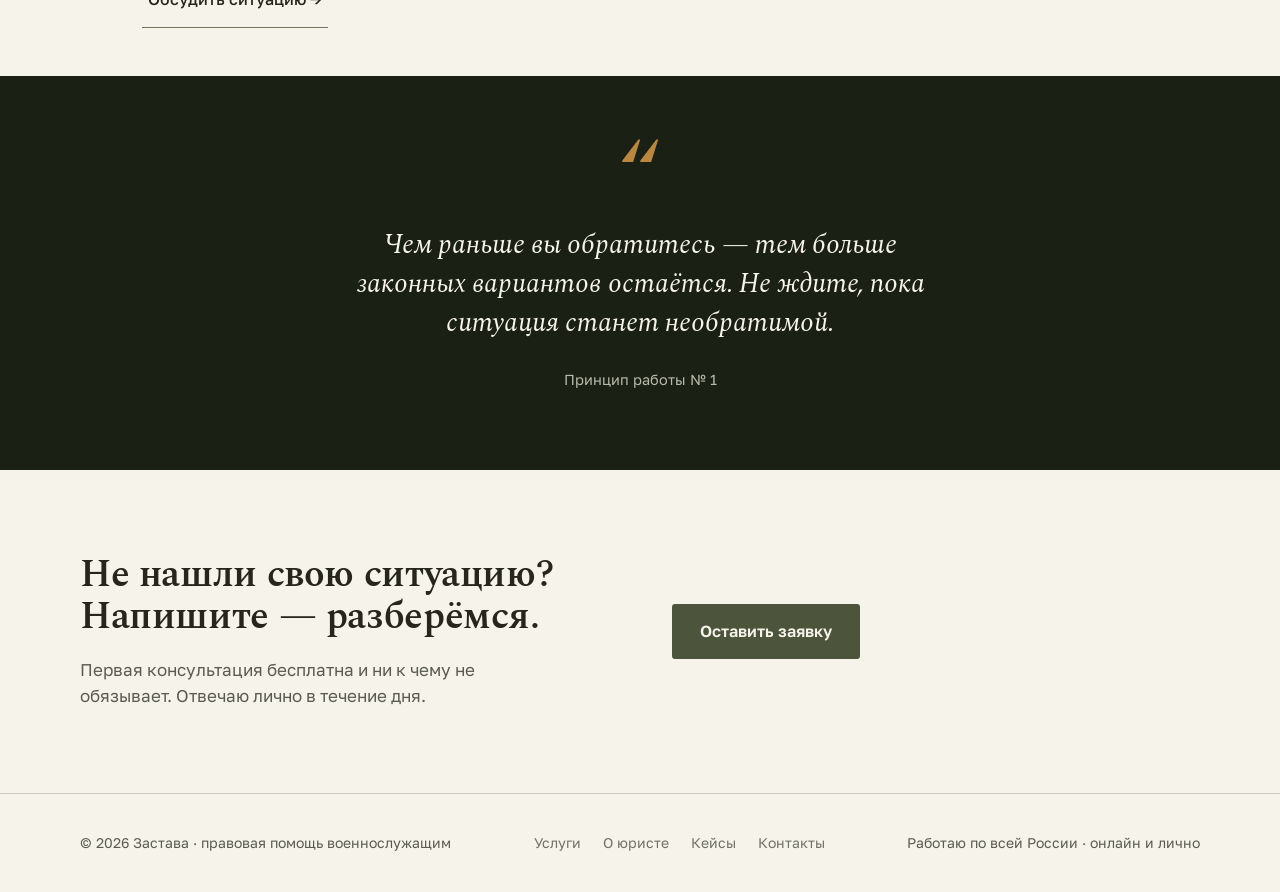
<file: services.html>
<!DOCTYPE html>
<html lang="ru">
<head>
<meta charset="utf-8" />
<meta name="viewport" content="width=device-width, initial-scale=1" />
<title>Услуги — Застава · правовая помощь военнослужащим</title>
<link rel="preconnect" href="https://fonts.googleapis.com" />
<link rel="preconnect" href="https://fonts.gstatic.com" crossorigin />
<link href="https://fonts.googleapis.com/css2?family=Spectral:ital,wght@0,400;0,500;0,600;1,400;1,500;1,600&family=Golos+Text:wght@400;500;600&family=Spline+Sans+Mono:wght@400;500&display=swap" rel="stylesheet" />
<link rel="stylesheet" href="site.css" />
</head>
<body data-screen-label="Услуги">

<header class="navbar">
  <div class="wrap">
    <nav class="nav">
      <a class="brand" href="index.html">
        <span class="mark">З</span>
        <span>
          <span class="bn">Застава · правовая помощь</span><br />
          <span class="bs">военный юрист</span>
        </span>
      </a>
      <button class="navtoggle" type="button" aria-label="Меню" aria-expanded="false"><span></span></button>
      <div class="navlinks">
        <a href="index.html">Главная</a>
        <a class="active" href="services.html">Услуги</a>
        <a href="about.html">О юристе</a>
        <a href="cases.html">Кейсы</a>
        <a href="contacts.html">Контакты</a>
        <a class="navphone" href="tel:+70000000000">+7 (___) ___-__-__</a>
      </div>
    </nav>
  </div>
</header>

<main>
  <div class="wrap">
    <section class="pagehead">
      <span class="eyebrow">Услуги</span>
      <h1>Каждая ситуация — отдельная. Но закон есть для всех.</h1>
      <p class="plead">Ниже — основные направления, по которым я работаю. Если вашей ситуации здесь нет — всё равно напишите: сначала разберёмся, потом решим, что делать.</p>
    </section>
  </div>

  <div class="wrap">
    <section class="sdetail" id="peredovaya">
      <span class="num">01</span>
      <div>
        <h2>Возвращение с передовой и вопросы СОЧ</h2>
        <p class="sdesc">Если близкий человек долго не выводится с передовой, не получает ротации или уже оставил часть — есть законные механизмы, которые работают. Главное — начать действовать правильно и вовремя, не усугубляя положение.</p>
        <div class="scols">
          <div class="scol">
            <h4>Кому подходит</h4>
            <p>Семьям бойцов без ротации, с ранениями или заболеваниями; военнослужащим, оставившим часть.</p>
          </div>
          <div class="scol">
            <h4>Что я делаю</h4>
            <p>Собираю основания, готовлю рапорты и обращения, веду диалог с командованием и органами — официально.</p>
          </div>
          <div class="scol">
            <h4>Результат</h4>
            <p>Законный вывод в тыл, направление на лечение или урегулирование СОЧ без уголовных последствий.</p>
          </div>
        </div>
        <div class="scta"><a class="btn-ghost" href="contacts.html">Обсудить ситуацию →</a></div>
      </div>
    </section>

    <section class="sdetail" id="perevod">
      <span class="num">02</span>
      <div>
        <h2>Перевод в другую часть</h2>
        <p class="sdesc">Перевод возможен по семейным обстоятельствам, состоянию здоровья и ряду других оснований. Отказ командования — не конец: решения обжалуются, а правильно собранные документы меняют исход.</p>
        <div class="scols">
          <div class="scol">
            <h4>Кому подходит</h4>
            <p>Военнослужащим, которым служба в текущей части невозможна по объективным причинам.</p>
          </div>
          <div class="scol">
            <h4>Что я делаю</h4>
            <p>Определяю основание, готовлю рапорт и доказательную базу, сопровождаю рассмотрение и обжалование.</p>
          </div>
          <div class="scol">
            <h4>Результат</h4>
            <p>Законный перевод к новому месту службы — с документами, которые сложно отклонить.</p>
          </div>
        </div>
        <div class="scta"><a class="btn-ghost" href="contacts.html">Обсудить ситуацию →</a></div>
      </div>
    </section>

    <section class="sdetail" id="ugolovka">
      <span class="num">03</span>
      <div>
        <h2>Защита по уголовным делам (УК РФ)</h2>
        <p class="sdesc">Статьи 337, 338, 339 УК РФ и другие составы, связанные с военной службой. Самое важное — не давать показания без защитника. С первого допроса я рядом: на следствии, в суде, при обжаловании.</p>
        <div class="scols">
          <div class="scol">
            <h4>Кому подходит</h4>
            <p>Военнослужащим под следствием или с риском возбуждения дела, и их семьям.</p>
          </div>
          <div class="scol">
            <h4>Что я делаю</h4>
            <p>Выстраиваю линию защиты, участвую в следственных действиях, собираю смягчающие и оправдывающие обстоятельства.</p>
          </div>
          <div class="scol">
            <h4>Результат</h4>
            <p>Прекращение дела, переквалификация, условное или минимально возможное наказание — по обстоятельствам.</p>
          </div>
        </div>
        <div class="scta"><a class="btn-ghost" href="contacts.html">Обсудить ситуацию →</a></div>
      </div>
    </section>

    <section class="sdetail" id="vvk">
      <span class="num">04</span>
      <div>
        <h2>Комиссование по здоровью и ВВК</h2>
        <p class="sdesc">Если есть ранение, заболевание или его обострение — военно-врачебная комиссия обязана это учесть. На практике направления затягивают, а диагнозы занижают. Это исправимо.</p>
        <div class="scols">
          <div class="scol">
            <h4>Кому подходит</h4>
            <p>Военнослужащим с ранениями и заболеваниями, которым не дают направление на ВВК или занизили категорию.</p>
          </div>
          <div class="scol">
            <h4>Что я делаю</h4>
            <p>Добиваюсь направления на ВВК, помогаю собрать медицинские документы, обжалую заключения.</p>
          </div>
          <div class="scol">
            <h4>Результат</h4>
            <p>Честная категория годности и, при наличии оснований, — комиссование.</p>
          </div>
        </div>
        <div class="scta"><a class="btn-ghost" href="contacts.html">Обсудить ситуацию →</a></div>
      </div>
    </section>

    <section class="sdetail" id="uvolnenie">
      <span class="num">05</span>
      <div>
        <h2>Списание и увольнение</h2>
        <p class="sdesc">Увольнение с военной службы возможно по состоянию здоровья, семейным обстоятельствам, возрасту и другим основаниям. Разберём, какие из них применимы к вам, и оформим всё так, чтобы решение состоялось.</p>
        <div class="scols">
          <div class="scol">
            <h4>Кому подходит</h4>
            <p>Военнослужащим, у которых есть законные основания завершить службу.</p>
          </div>
          <div class="scol">
            <h4>Что я делаю</h4>
            <p>Анализирую основания, готовлю рапорт и документы, сопровождаю процедуру и обжалую отказы.</p>
          </div>
          <div class="scol">
            <h4>Результат</h4>
            <p>Законное увольнение с сохранением выплат, льгот и чистой репутации.</p>
          </div>
        </div>
        <div class="scta"><a class="btn-ghost" href="contacts.html">Обсудить ситуацию →</a></div>
      </div>
    </section>

    <section class="sdetail" id="konsultacii" style="border-bottom: none;">
      <span class="num">06</span>
      <div>
        <h2>Консультации и сопровождение</h2>
        <p class="sdesc">Иногда нужнее всего — спокойно разобраться. Первая консультация бесплатна: вы рассказываете ситуацию, я честно говорю, что можно сделать, сколько это займёт и что потребуется от вас.</p>
        <div class="scols">
          <div class="scol">
            <h4>Кому подходит</h4>
            <p>Всем, кто пока не понимает, с чего начать, или хочет проверить уже выбранный путь.</p>
          </div>
          <div class="scol">
            <h4>Что я делаю</h4>
            <p>Разбираю документы и ситуацию, даю письменный план действий, остаюсь на связи.</p>
          </div>
          <div class="scol">
            <h4>Результат</h4>
            <p>Ясность: что делать, в каком порядке и на что рассчитывать.</p>
          </div>
        </div>
        <div class="scta"><a class="btn-ghost" href="contacts.html">Обсудить ситуацию →</a></div>
      </div>
    </section>
  </div>

  <div class="band">
    <div class="wrap">
      <section class="quote solo">
        <div>
          <div class="qmark serif">“</div>
          <blockquote>Чем раньше вы обратитесь — тем больше законных вариантов остаётся. Не ждите, пока ситуация станет необратимой.</blockquote>
          <p class="qby">Принцип работы № 1</p>
        </div>
      </section>
    </div>
  </div>

  <div class="wrap">
    <section class="cta">
      <div>
        <h2>Не нашли свою ситуацию? Напишите — разберёмся.</h2>
        <p class="ctext">Первая консультация бесплатна и ни к чему не обязывает. Отвечаю лично в течение дня.</p>
      </div>
      <div>
        <a class="btn-primary" href="contacts.html">Оставить заявку</a>
      </div>
    </section>
  </div>
</main>

<footer class="foot">
  <div class="wrap">
    <div class="fin">
      <span>© 2026 Застава · правовая помощь военнослужащим</span>
      <span class="fnav">
        <a href="services.html">Услуги</a>
        <a href="about.html">О юристе</a>
        <a href="cases.html">Кейсы</a>
        <a href="contacts.html">Контакты</a>
      </span>
      <span>Работаю по всей России · онлайн и лично</span>
    </div>
  </div>
</footer>

<script src="site.js"></script>
</body>
</html>
</file>
<file: site.css>
/* ============================================================
   Застава · правовая помощь — общий стиль сайта
   Направление A: «Тёплый разговор» (editorial / serif)
   ============================================================ */

:root{
  --paper:    oklch(0.962 0.012 95);
  --paper-2:  oklch(0.935 0.016 95);
  --sand:     oklch(0.90 0.020 92);
  --khaki:    oklch(0.56 0.035 120);
  --olive:    oklch(0.43 0.040 122);
  --olive-d:  oklch(0.31 0.030 125);
  --olive-dd: oklch(0.235 0.022 128);
  --ink:      oklch(0.265 0.020 110);
  --muted:    oklch(0.47 0.018 110);
  --muted-2:  oklch(0.60 0.016 110);
  --brass:    oklch(0.66 0.105 74);
  --line:     oklch(0.83 0.018 95);
}

*{ box-sizing:border-box; margin:0; padding:0; }
html{ scroll-behavior:smooth; }
body{
  font-family:'Golos Text',system-ui,sans-serif;
  color:var(--ink); background:var(--paper);
  -webkit-font-smoothing:antialiased; line-height:1.55;
}
.serif{ font-family:'Spectral',Georgia,serif; }
a{ color:inherit; }
img{ max-width:100%; display:block; }
.wrap{ max-width:1200px; margin:0 auto; padding:0 40px; }

/* ---------- placeholder imagery ---------- */
.ph{
  position:relative; overflow:hidden;
  background-color: var(--sand);
  background-image: repeating-linear-gradient(135deg,
    oklch(0.80 0.022 92) 0 2px, transparent 2px 11px);
}
.ph .ph-tag{
  position:absolute; left:50%; top:50%; transform:translate(-50%,-50%);
  font-family:'Spline Sans Mono',ui-monospace,monospace;
  font-size:12px; color:var(--muted);
  background:oklch(0.96 0.012 95 / .82); padding:5px 10px; border-radius:3px;
  white-space:nowrap;
}
.ph.dark{ background-color:oklch(0.30 0.022 125);
  background-image: repeating-linear-gradient(135deg,
    oklch(0.35 0.025 125) 0 2px, transparent 2px 11px);}
.ph.dark .ph-tag{ color:oklch(0.78 0.02 110); background:oklch(0.26 0.02 125 / .8);}

/* ---------- nav ---------- */
.nav{
  display:flex; align-items:center; justify-content:space-between; gap:24px;
  padding:22px 0; border-bottom:1px solid var(--line);
}
.navbar{ background:var(--paper); position:sticky; top:0; z-index:50; }
.brand{ display:flex; align-items:center; gap:13px; text-decoration:none; }
.brand .mark{
  width:38px; height:38px; border-radius:50%; flex:0 0 auto;
  background:var(--olive); display:flex; align-items:center; justify-content:center;
  color:var(--paper); font-family:'Spectral',serif; font-weight:600; font-size:19px;
}
.brand .bn{ font-family:'Spectral',serif; font-weight:600; font-size:18px; white-space:nowrap; }
.brand .bs{ font-size:12px; color:var(--muted); letter-spacing:.06em; text-transform:uppercase; }
.navlinks{ display:flex; gap:26px; align-items:center; white-space:nowrap; }
.navlinks a{ text-decoration:none; font-size:15.5px; opacity:.85; transition:opacity .15s; }
.navlinks a:hover{ opacity:1; }
.navlinks a.active{ opacity:1; font-weight:600; color:var(--olive); }
.navphone{ font-family:'Spectral',serif; font-size:15.5px; font-weight:600; white-space:nowrap; text-decoration:none; }

/* ---------- buttons ---------- */
.btn-primary{
  font-family:'Golos Text',sans-serif; font-size:16px; font-weight:600; cursor:pointer;
  background:var(--olive); color:var(--paper); border:none; padding:15px 28px; border-radius:3px;
  text-decoration:none; display:inline-block; transition:background .2s;
}
.btn-primary:hover{ background:var(--olive-d); }
.btn-ghost{
  font-family:'Golos Text',sans-serif; font-size:16px; font-weight:500; cursor:pointer;
  background:transparent; color:var(--ink); border:none; padding:15px 6px;
  border-bottom:1.5px solid var(--khaki); text-decoration:none; display:inline-block;
}

/* ---------- hero (главная) ---------- */
.hero{ display:grid; grid-template-columns:1.05fr .95fr; gap:56px; padding:72px 0 68px; align-items:center; }
.eyebrow{
  display:inline-flex; align-items:center; gap:9px; font-size:13.5px; letter-spacing:.07em;
  text-transform:uppercase; color:var(--khaki); margin-bottom:24px; font-weight:500;
}
.eyebrow::before{ content:''; width:26px; height:1.5px; background:var(--khaki); }
h1.htitle{ font-family:'Spectral',serif; font-weight:600; font-size:54px; line-height:1.08; letter-spacing:-0.01em; text-wrap:balance; }
h1.htitle em{ font-style:italic; color:var(--olive); }
.hlead{ font-size:19px; color:var(--muted); margin-top:24px; max-width:36ch; line-height:1.6; }
.herocta{ display:flex; gap:16px; margin-top:36px; align-items:center; flex-wrap:wrap; }
.heronote{ font-size:13.5px; color:var(--muted-2); margin-top:22px; display:flex; align-items:center; gap:8px; }
.heronote .dot{ width:7px; height:7px; border-radius:50%; background:var(--brass); flex:0 0 auto; }
.heroimg{ position:relative; }
.heroimg .ph{ aspect-ratio:4/5; border-radius:4px; }
.heroimg .badge{
  position:absolute; left:-26px; bottom:34px; background:var(--paper); border:1px solid var(--line);
  padding:18px 22px; border-radius:4px; box-shadow:0 18px 40px oklch(0.4 0.04 120 / .14);
}
.heroimg .badge b{ font-family:'Spectral',serif; font-size:30px; display:block; color:var(--olive); line-height:1; }
.heroimg .badge span{ font-size:13px; color:var(--muted); }

/* ---------- emblem + photo-free panels ---------- */
.emblem{
  width:60px; height:60px; border-radius:50%; flex:0 0 auto;
  border:1.5px solid var(--brass); display:flex; align-items:center; justify-content:center;
  font-family:'Spectral',serif; font-weight:600; font-size:28px; color:var(--brass);
}
.herocard{
  position:relative; overflow:hidden; aspect-ratio:4/5;
  background:var(--olive-dd); color:var(--paper); border-radius:4px;
  padding:46px 42px; display:flex; flex-direction:column; justify-content:space-between;
}
.herocard::after{
  content:'З'; position:absolute; right:-46px; bottom:-96px;
  font-family:'Spectral',serif; font-weight:600; font-size:340px; line-height:1;
  color:oklch(0.66 0.105 74 / .08); pointer-events:none;
}
.herocard > *{ position:relative; z-index:1; }
.herocard .hc-top{ display:flex; align-items:center; gap:14px; }
.herocard .hc-top .l{ font-size:12.5px; letter-spacing:.08em; text-transform:uppercase; color:oklch(0.78 0.03 110); }
.herocard .hc-quote{ font-family:'Spectral',serif; font-size:27px; line-height:1.32; font-style:italic; text-wrap:balance; }
.herocard .hc-quote b{ font-style:normal; font-weight:600; color:var(--brass); }
.herocard .hc-facts{ display:flex; gap:26px; border-top:1px solid oklch(0.5 0.03 120 / .5); padding-top:22px; }
.herocard .hc-facts .f b{ font-family:'Spectral',serif; font-size:24px; font-weight:600; color:var(--brass); display:block; line-height:1; }
.herocard .hc-facts .f span{ font-size:12.5px; color:oklch(0.8 0.02 110); margin-top:7px; display:block; }

.bizcard{
  position:relative; overflow:hidden; aspect-ratio:4/5;
  background:var(--paper-2); border:1px solid var(--line); border-radius:4px;
  padding:42px 38px; display:flex; flex-direction:column; justify-content:space-between;
  position:sticky; top:110px;
}
.bizcard::after{
  content:'З'; position:absolute; right:-40px; bottom:-86px;
  font-family:'Spectral',serif; font-weight:600; font-size:300px; line-height:1;
  color:oklch(0.43 0.040 122 / .05); pointer-events:none;
}
.bizcard > *{ position:relative; z-index:1; }
.bizcard .bc-top{ display:flex; align-items:center; gap:14px; }
.bizcard .emblem{ border-color:var(--olive); color:var(--olive); }
.bizcard .bc-top .bn{ display:block; font-family:'Spectral',serif; font-weight:600; font-size:19px; line-height:1.15; }
.bizcard .bc-top .bs{ display:block; font-size:12.5px; letter-spacing:.06em; text-transform:uppercase; color:var(--muted); margin-top:3px; }
.bizcard .bc-state{ font-family:'Spectral',serif; font-size:23px; font-style:italic; line-height:1.4; color:var(--ink); }
.bizcard .bc-facts{ display:flex; flex-direction:column; gap:13px; border-top:1px solid var(--line); padding-top:22px; }
.bizcard .bc-facts .bf{ display:flex; gap:11px; align-items:baseline; font-size:14.5px; }
.bizcard .bc-facts .bf .k{ font-size:12px; letter-spacing:.05em; text-transform:uppercase; color:var(--khaki); font-weight:600; flex:0 0 auto; width:96px; }
.bizcard .bc-facts .bf .v{ color:var(--ink); line-height:1.45; }

/* centered photo-free quote band */
.quote.solo{ grid-template-columns:1fr; max-width:62ch; margin:0 auto; text-align:center; }
.quote.solo .qmark{ margin:0 auto; }
.quote.solo blockquote{ font-size:27px; }

/* ---------- page header (внутренние страницы) ---------- */
.pagehead{ padding:64px 0 56px; border-bottom:1px solid var(--line); }
.pagehead h1{ font-family:'Spectral',serif; font-weight:600; font-size:46px; letter-spacing:-0.01em; margin-top:18px; text-wrap:balance; }
.pagehead .plead{ font-size:18px; color:var(--muted); margin-top:18px; max-width:58ch; line-height:1.6; }

/* ---------- stats ---------- */
.stats{ display:grid; grid-template-columns:repeat(4,1fr); border-top:1px solid var(--line); border-bottom:1px solid var(--line); }
.stat{ padding:32px 36px; border-right:1px solid var(--line); }
.stat:first-child{ padding-left:0; }
.stat:last-child{ border-right:none; }
.stat b{ font-family:'Spectral',serif; font-size:40px; font-weight:600; color:var(--olive); display:block; line-height:1; }
.stat span{ font-size:14.5px; color:var(--muted); margin-top:10px; display:block; }

/* ---------- sections ---------- */
.sec{ padding:78px 0; }
.sechead{ display:flex; align-items:flex-end; justify-content:space-between; gap:40px; margin-bottom:44px; }
.sechead h2{ font-family:'Spectral',serif; font-weight:600; font-size:36px; letter-spacing:-0.01em; }
.sechead p{ font-size:16px; color:var(--muted); max-width:40ch; }
.sechead .morelink{ font-size:15.5px; font-weight:500; color:var(--olive); text-decoration:none; border-bottom:1.5px solid var(--khaki); padding-bottom:2px; white-space:nowrap; }

/* ---------- services list ---------- */
.svc-list{ border-top:1px solid var(--line); }
.svc{ display:grid; grid-template-columns:54px 1fr auto; gap:28px; align-items:baseline;
  padding:28px 8px; border-bottom:1px solid var(--line); transition:background .2s;
  text-decoration:none; color:inherit; }
.svc:hover{ background:var(--paper-2); }
.svc .num{ font-family:'Spectral',serif; font-size:18px; color:var(--khaki); }
.svc h3{ font-family:'Spectral',serif; font-weight:600; font-size:23px; margin-bottom:7px; }
.svc p{ font-size:15.5px; color:var(--muted); max-width:62ch; }
.svc .arrow{ font-size:22px; color:var(--khaki); align-self:center; }

/* ---------- service detail blocks (Услуги) ---------- */
.sdetail{ display:grid; grid-template-columns:auto 1fr; gap:40px; padding:48px 0; border-bottom:1px solid var(--line); }
.sdetail .num{ font-family:'Spectral',serif; font-size:22px; color:var(--khaki); line-height:1.4; }
.sdetail h2{ font-family:'Spectral',serif; font-weight:600; font-size:30px; letter-spacing:-0.01em; margin-bottom:14px; text-wrap:balance; }
.sdetail .sdesc{ font-size:16.5px; color:var(--muted); max-width:68ch; line-height:1.6; }
.sdetail .scols{ display:grid; grid-template-columns:repeat(3,1fr); gap:28px; margin-top:28px; }
.sdetail .scol h4{ font-size:13.5px; letter-spacing:.06em; text-transform:uppercase; color:var(--khaki); font-weight:600; margin-bottom:10px; }
.sdetail .scol p{ font-size:15px; color:var(--muted); line-height:1.55; }
.sdetail .scta{ margin-top:28px; }

/* ---------- steps ---------- */
.steps{ display:grid; grid-template-columns:repeat(4,1fr); gap:36px; }
.step .n{ font-family:'Spectral',serif; font-size:42px; font-weight:600; color:var(--khaki); line-height:1; margin-bottom:16px; }
.step h4{ font-family:'Spectral',serif; font-size:20px; font-weight:600; margin-bottom:8px; }
.step p{ font-size:15px; color:var(--muted); line-height:1.55; }

/* ---------- dark band / quote ---------- */
.band{ background:var(--olive-dd); color:var(--paper); }
.quote{ padding:78px 0; display:grid; grid-template-columns:1fr 1fr; gap:56px; align-items:center; }
.quote .qmark{ font-family:'Spectral',serif; font-size:90px; line-height:.6; color:var(--brass); }
.quote blockquote{ font-family:'Spectral',serif; font-size:25px; line-height:1.45; font-style:italic; margin:18px 0 26px; }
.quote .qby{ font-size:14.5px; color:oklch(0.78 0.02 110); }
.quote .ph{ height:320px; border-radius:4px; }

/* ---------- case cards ---------- */
.cases{ display:grid; grid-template-columns:repeat(2,1fr); gap:24px; }
.case{ border:1px solid var(--line); border-radius:6px; padding:34px; background:var(--paper); display:flex; flex-direction:column; gap:18px; }
.case .ctag{ align-self:flex-start; font-size:12.5px; letter-spacing:.05em; text-transform:uppercase; font-weight:600;
  color:var(--olive-d); background:var(--sand); padding:6px 12px; border-radius:100px; }
.case h3{ font-family:'Spectral',serif; font-weight:600; font-size:23px; line-height:1.25; text-wrap:balance; }
.case .crow{ display:grid; grid-template-columns:96px 1fr; gap:14px; font-size:15px; }
.case .crow .cl{ color:var(--khaki); font-weight:600; font-size:13.5px; letter-spacing:.04em; text-transform:uppercase; padding-top:2px; }
.case .crow .cv{ color:var(--muted); line-height:1.55; }
.case .cres{ border-top:1px solid var(--line); padding-top:18px; display:grid; grid-template-columns:96px 1fr; gap:14px; font-size:15px; }
.case .cres .cl{ color:var(--brass); font-weight:600; font-size:13.5px; letter-spacing:.04em; text-transform:uppercase; padding-top:2px; }
.case .cres .cv{ font-weight:600; line-height:1.5; }

.case .cres.ongoing .cl{ color:var(--khaki); }

/* ---------- testimonials ---------- */
.reviews{ display:grid; grid-template-columns:repeat(2,1fr); gap:24px; }
.review{ background:var(--paper-2); border:1px solid var(--line); border-radius:6px; padding:32px; }
.review p{ font-family:'Spectral',serif; font-size:19px; font-style:italic; line-height:1.5; }
.review .rby{ font-size:14px; color:var(--muted); margin-top:18px; }

/* ---------- about ---------- */
.about{ display:grid; grid-template-columns:.9fr 1.1fr; gap:56px; align-items:start; padding:72px 0; }
.about .ph{ aspect-ratio:4/5; border-radius:4px; position:sticky; top:110px; }
.about h2{ font-family:'Spectral',serif; font-weight:600; font-size:34px; letter-spacing:-0.01em; margin-bottom:20px; text-wrap:balance; }
.about .alead{ font-size:18px; line-height:1.65; color:var(--ink); }
.about .atext{ font-size:16px; line-height:1.7; color:var(--muted); margin-top:18px; }
.creds{ margin-top:34px; border-top:1px solid var(--line); }
.cred{ display:grid; grid-template-columns:200px 1fr; gap:24px; padding:18px 0; border-bottom:1px solid var(--line); font-size:15.5px; }
.cred .cl{ color:var(--khaki); font-weight:600; font-size:13.5px; letter-spacing:.05em; text-transform:uppercase; padding-top:2px; }
.cred .cv{ color:var(--ink); line-height:1.55; }
.principles{ display:grid; grid-template-columns:repeat(3,1fr); gap:24px; }
.principle{ border-top:2px solid var(--olive); padding-top:20px; }
.principle h3{ font-family:'Spectral',serif; font-size:21px; font-weight:600; margin-bottom:10px; }
.principle p{ font-size:15px; color:var(--muted); line-height:1.6; }

/* ---------- CTA + form ---------- */
.cta{ padding:84px 0; display:grid; grid-template-columns:1fr 1fr; gap:64px; align-items:center; }
.cta h2{ font-family:'Spectral',serif; font-weight:600; font-size:38px; line-height:1.12; letter-spacing:-0.01em; text-wrap:balance; }
.cta .ctext{ font-size:17px; color:var(--muted); margin-top:18px; max-width:42ch; }
.form{ background:var(--paper-2); border:1px solid var(--line); border-radius:6px; padding:34px; }
.form label{ display:block; font-size:13.5px; color:var(--muted); margin:0 0 7px; }
.field{ width:100%; font-family:inherit; font-size:15.5px; color:var(--ink); background:var(--paper);
  border:1px solid var(--line); border-radius:3px; padding:13px 15px; margin-bottom:18px; }
.field::placeholder{ color:var(--muted-2); }
.field:focus{ outline:2px solid var(--khaki); outline-offset:-1px; }
.form .btn-primary{ width:100%; text-align:center; }
.form .fnote{ font-size:12.5px; color:var(--muted-2); margin-top:14px; line-height:1.5; }

/* ---------- custom select ---------- */
.cselect{ position:relative; margin-bottom:18px; }
.cselect-btn{
  width:100%; font-family:inherit; font-size:15.5px; color:var(--ink); background:var(--paper);
  border:1px solid var(--line); border-radius:3px; padding:13px 15px; cursor:pointer;
  display:flex; align-items:center; justify-content:space-between; gap:12px; text-align:left;
  transition:border-color .15s;
}
.cselect-btn:hover{ border-color:var(--khaki); }
.cselect.is-open .cselect-btn{ outline:2px solid var(--khaki); outline-offset:-1px; border-color:var(--khaki); }
.cselect-caret{
  width:9px; height:9px; flex:0 0 auto; border-right:1.7px solid var(--khaki); border-bottom:1.7px solid var(--khaki);
  transform:rotate(45deg) translateY(-2px); transition:transform .2s;
}
.cselect.is-open .cselect-caret{ transform:rotate(-135deg) translateY(-2px); }
.cselect-list{
  position:absolute; top:calc(100% + 6px); left:0; right:0; z-index:30; list-style:none;
  background:var(--paper); border:1px solid var(--line); border-radius:4px; padding:5px;
  box-shadow:0 18px 40px oklch(0.4 0.04 120 / .16);
  opacity:0; visibility:hidden; transform:translateY(-6px); transition:opacity .16s, transform .16s, visibility .16s;
}
.cselect.is-open .cselect-list{ opacity:1; visibility:visible; transform:translateY(0); }
.cselect-opt{
  font-size:15.5px; color:var(--ink); padding:11px 13px; border-radius:2px; cursor:pointer;
  display:flex; align-items:center; gap:10px; transition:background .12s; outline:none;
}
.cselect-opt::before{
  content:''; width:7px; height:7px; border-radius:50%; flex:0 0 auto;
  border:1.5px solid var(--khaki); background:transparent; transition:background .12s, box-shadow .12s;
}
.cselect-opt:hover, .cselect-opt:focus{ background:var(--paper-2); }
.cselect-opt.is-selected{ color:var(--olive); font-weight:600; }
.cselect-opt.is-selected::before{ background:var(--olive); border-color:var(--olive); box-shadow:inset 0 0 0 2px var(--paper); }

/* ---------- contacts page ---------- */
.contact-grid{ display:grid; grid-template-columns:1fr 1.1fr; gap:64px; padding:72px 0; align-items:start; }
.clist{ display:flex; flex-direction:column; }
.citem{ padding:22px 0; border-bottom:1px solid var(--line); }
.citem .cl{ font-size:13px; letter-spacing:.06em; text-transform:uppercase; color:var(--khaki); font-weight:600; margin-bottom:6px; }
.citem .cv{ font-family:'Spectral',serif; font-size:24px; font-weight:600; }
.citem .cv a{ text-decoration:none; }
.citem .cn{ font-size:14px; color:var(--muted); margin-top:4px; }
.confban{ background:var(--paper-2); border:1px solid var(--line); border-radius:6px; padding:26px 28px; margin-top:30px;
  display:flex; gap:14px; align-items:flex-start; }
.confban .dot{ width:9px; height:9px; border-radius:50%; background:var(--brass); margin-top:7px; flex:0 0 auto; }
.confban p{ font-size:14.5px; color:var(--muted); line-height:1.6; }
.confban b{ color:var(--ink); }

/* ---------- footer ---------- */
.foot{ border-top:1px solid var(--line); }
.foot .fin{ padding:38px 0; display:flex; justify-content:space-between; align-items:center; gap:24px; font-size:14px; color:var(--muted); flex-wrap:wrap; }
.foot .fnav{ display:flex; gap:22px; }
.foot .fnav a{ text-decoration:none; opacity:.85; }

/* ---------- mobile menu toggle (hidden on desktop) ---------- */
.navtoggle{ display:none; width:44px; height:44px; padding:0; border:none; background:transparent; cursor:pointer; position:relative; flex:0 0 auto; }
.navtoggle span{ position:absolute; top:50%; left:11px; width:22px; height:2px; background:var(--ink); transition:.2s; }
.navtoggle span::before, .navtoggle span::after{ content:''; position:absolute; left:0; width:22px; height:2px; background:var(--ink); transition:.2s; }
.navtoggle span::before{ top:-7px; }
.navtoggle span::after{ top:7px; }
.nav.open .navtoggle span{ background:transparent; }
.nav.open .navtoggle span::before{ top:0; transform:rotate(45deg); }
.nav.open .navtoggle span::after{ top:0; transform:rotate(-45deg); }

/* ============================================================
   RESPONSIVE
   ============================================================ */
@media (max-width: 900px){
  .wrap{ padding:0 32px; }
  .hero{ gap:44px; }
  h1.htitle{ font-size:46px; }
  .stat{ padding:28px 22px; }
  .steps{ grid-template-columns:repeat(2,1fr); gap:34px 28px; }
  .sdetail .scols{ gap:22px; }
  .about{ gap:40px; }
  .cred{ grid-template-columns:160px 1fr; }
}

@media (max-width: 760px){
  .wrap{ padding:0 22px; }

  /* nav → hamburger */
  .nav{ flex-wrap:wrap; padding:16px 0; }
  .navtoggle{ display:block; }
  .navlinks{ display:none; flex-basis:100%; flex-direction:column; align-items:stretch; gap:0; margin-top:14px; padding-top:10px; border-top:1px solid var(--line); }
  .nav.open .navlinks{ display:flex; }
  .navlinks a{ padding:14px 4px; font-size:17px; opacity:1; border-bottom:1px solid var(--line); }
  .navlinks a:last-child{ border-bottom:none; }
  .navlinks .navphone{ color:var(--olive); padding-top:16px; }

  /* hero */
  .hero{ grid-template-columns:1fr; gap:32px; padding:36px 0 40px; }
  h1.htitle{ font-size:34px; }
  .hlead{ font-size:17px; max-width:none; margin-top:18px; }
  .herocta{ margin-top:28px; gap:14px; flex-direction:column; align-items:flex-start; }
  .herocta .btn-primary, .herocta .btn-ghost{ text-align:center; }
  .heronote{ margin-top:18px; }
  .herocard{ aspect-ratio:auto; padding:34px 28px; gap:30px; justify-content:flex-start; }
  .herocard::after{ font-size:240px; right:-30px; bottom:-60px; }
  .herocard .hc-quote{ font-size:22px; }
  .herocard .hc-facts{ flex-wrap:wrap; gap:20px 26px; }

  /* stats 4 → 2 */
  .stats{ grid-template-columns:1fr 1fr; }
  .stat{ padding:22px 0; border-right:1px solid var(--line); }
  .stat:first-child{ padding-left:0; }
  .stat:nth-child(odd){ padding-right:18px; }
  .stat:nth-child(even){ border-right:none; padding-left:18px; }
  .stat:nth-child(1), .stat:nth-child(2){ border-bottom:1px solid var(--line); }
  .stat:nth-child(3), .stat:nth-child(4){ padding-top:22px; }
  .stat b{ font-size:32px; }

  /* sections */
  .sec{ padding:48px 0; }
  .sechead{ flex-direction:column; align-items:flex-start; gap:14px; margin-bottom:28px; }
  .sechead h2{ font-size:28px; }
  .sechead .morelink{ font-size:15px; }

  /* services list */
  .svc{ grid-template-columns:34px 1fr; gap:14px 16px; padding:24px 4px; }
  .svc .arrow{ display:none; }
  .svc h3{ font-size:20px; }

  /* steps */
  .steps{ grid-template-columns:1fr; gap:30px; }
  .step .n{ font-size:36px; margin-bottom:10px; }

  /* service detail */
  .sdetail{ grid-template-columns:1fr; gap:14px; padding:38px 0; }
  .sdetail .num{ font-size:18px; }
  .sdetail h2{ font-size:26px; }
  .sdetail .scols{ grid-template-columns:1fr; gap:18px; margin-top:22px; }

  /* quote band */
  .quote{ padding:52px 0; }
  .quote.solo blockquote, .quote blockquote{ font-size:22px; }
  .quote .qmark{ font-size:70px; }

  /* cases & reviews */
  .cases{ grid-template-columns:1fr; }
  .reviews{ grid-template-columns:1fr; }
  .case{ padding:26px; }
  .case .crow, .case .cres{ grid-template-columns:84px 1fr; gap:12px; }

  /* about */
  .about{ grid-template-columns:1fr; gap:32px; padding:48px 0; }
  .about h2{ font-size:28px; }
  .bizcard{ position:static; aspect-ratio:auto; padding:32px 26px; gap:26px; }
  .bizcard::after{ font-size:220px; }
  .creds{ margin-top:26px; }
  .cred{ grid-template-columns:1fr; gap:4px; padding:14px 0; }
  .cred .cl{ padding-top:0; }
  .principles{ grid-template-columns:1fr; gap:24px; }

  /* page header */
  .pagehead{ padding:40px 0 32px; }
  .pagehead h1{ font-size:32px; }
  .pagehead .plead{ font-size:16.5px; }

  /* CTA + form */
  .cta{ grid-template-columns:1fr; gap:26px; padding:52px 0; }
  .cta h2{ font-size:28px; }
  .form{ padding:26px; }

  /* contacts */
  .contact-grid{ grid-template-columns:1fr; gap:34px; padding:48px 0; }
  .citem .cv{ font-size:21px; }

  /* footer */
  .foot .fin{ flex-direction:column; align-items:flex-start; gap:16px; padding:30px 0; }
  .foot .fnav{ flex-wrap:wrap; gap:16px; }
}

@media (max-width: 420px){
  .wrap{ padding:0 18px; }
  h1.htitle{ font-size:29px; }
  .herocard .hc-facts .f b{ font-size:21px; }
  .stat b{ font-size:27px; }
  .case .crow, .case .cres{ grid-template-columns:1fr; gap:4px; }
  .case .crow .cl, .case .cres .cl{ padding-top:0; }
}
</file>
